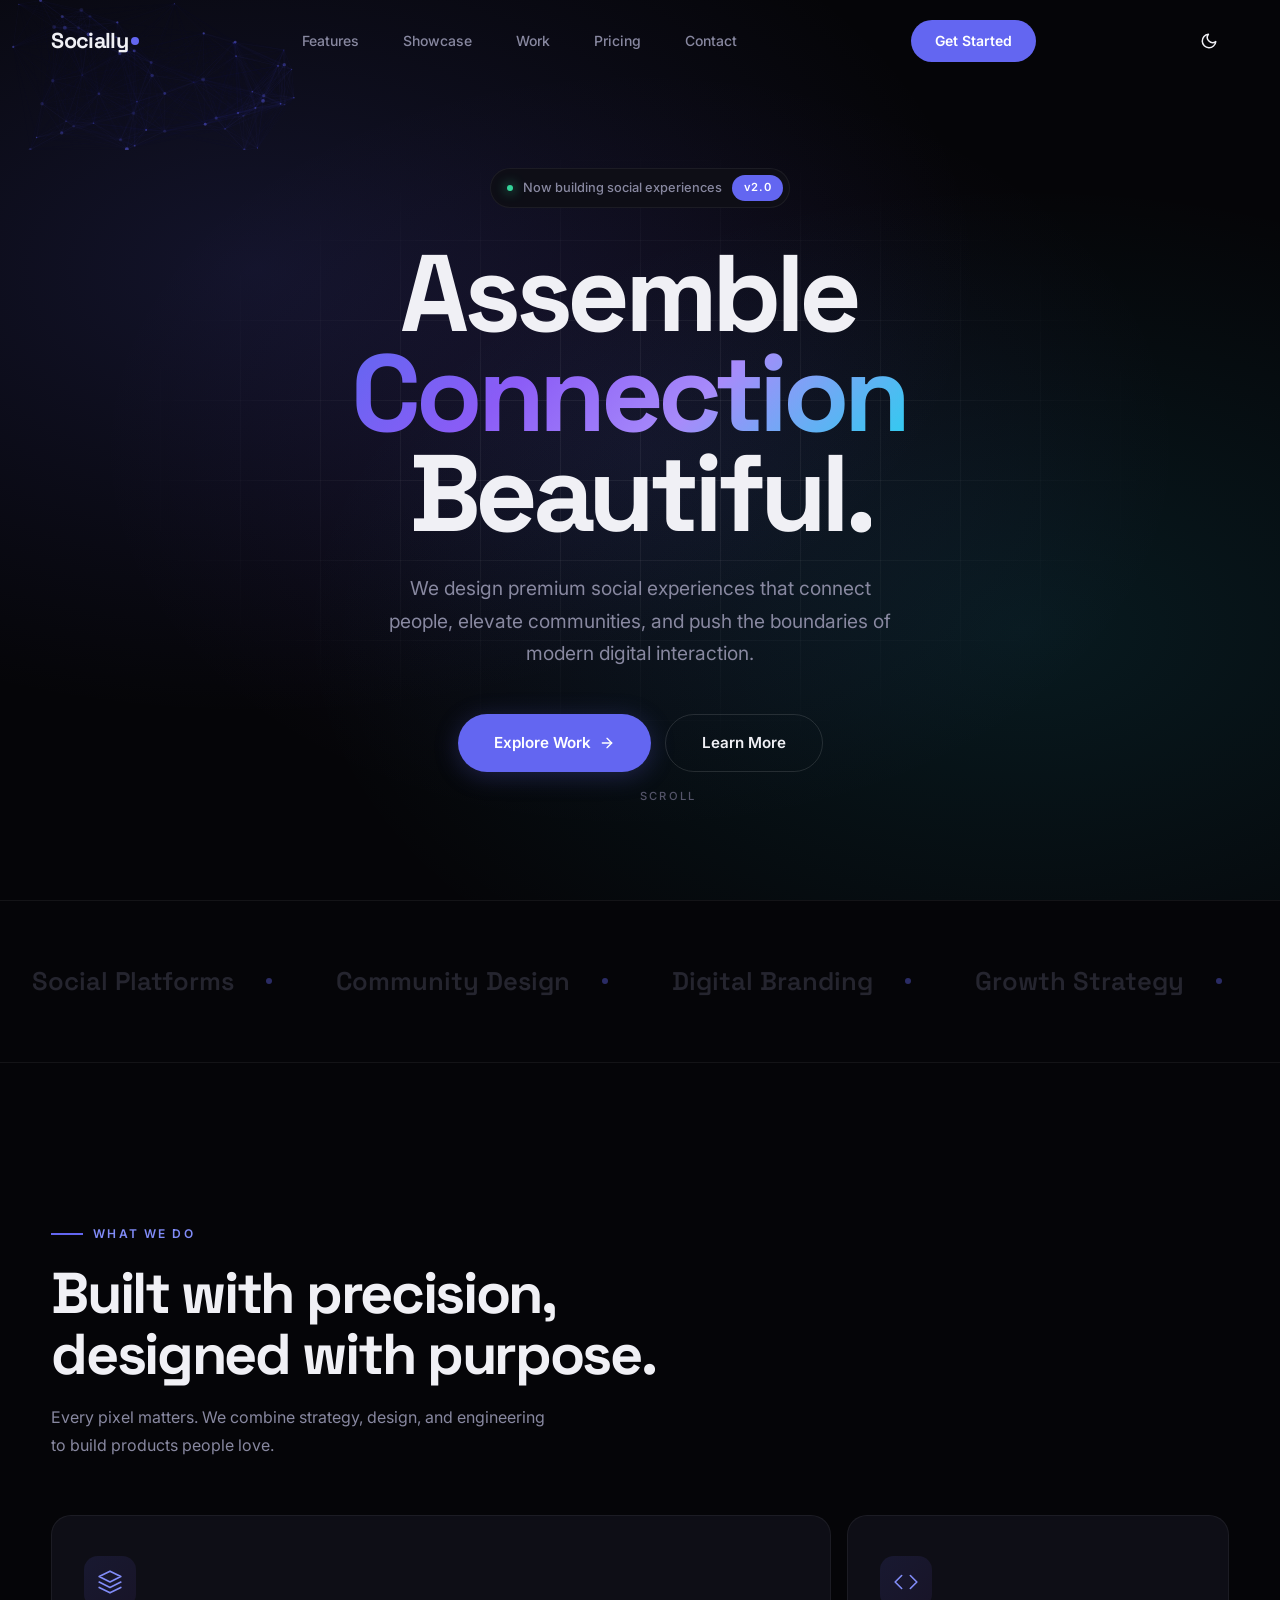
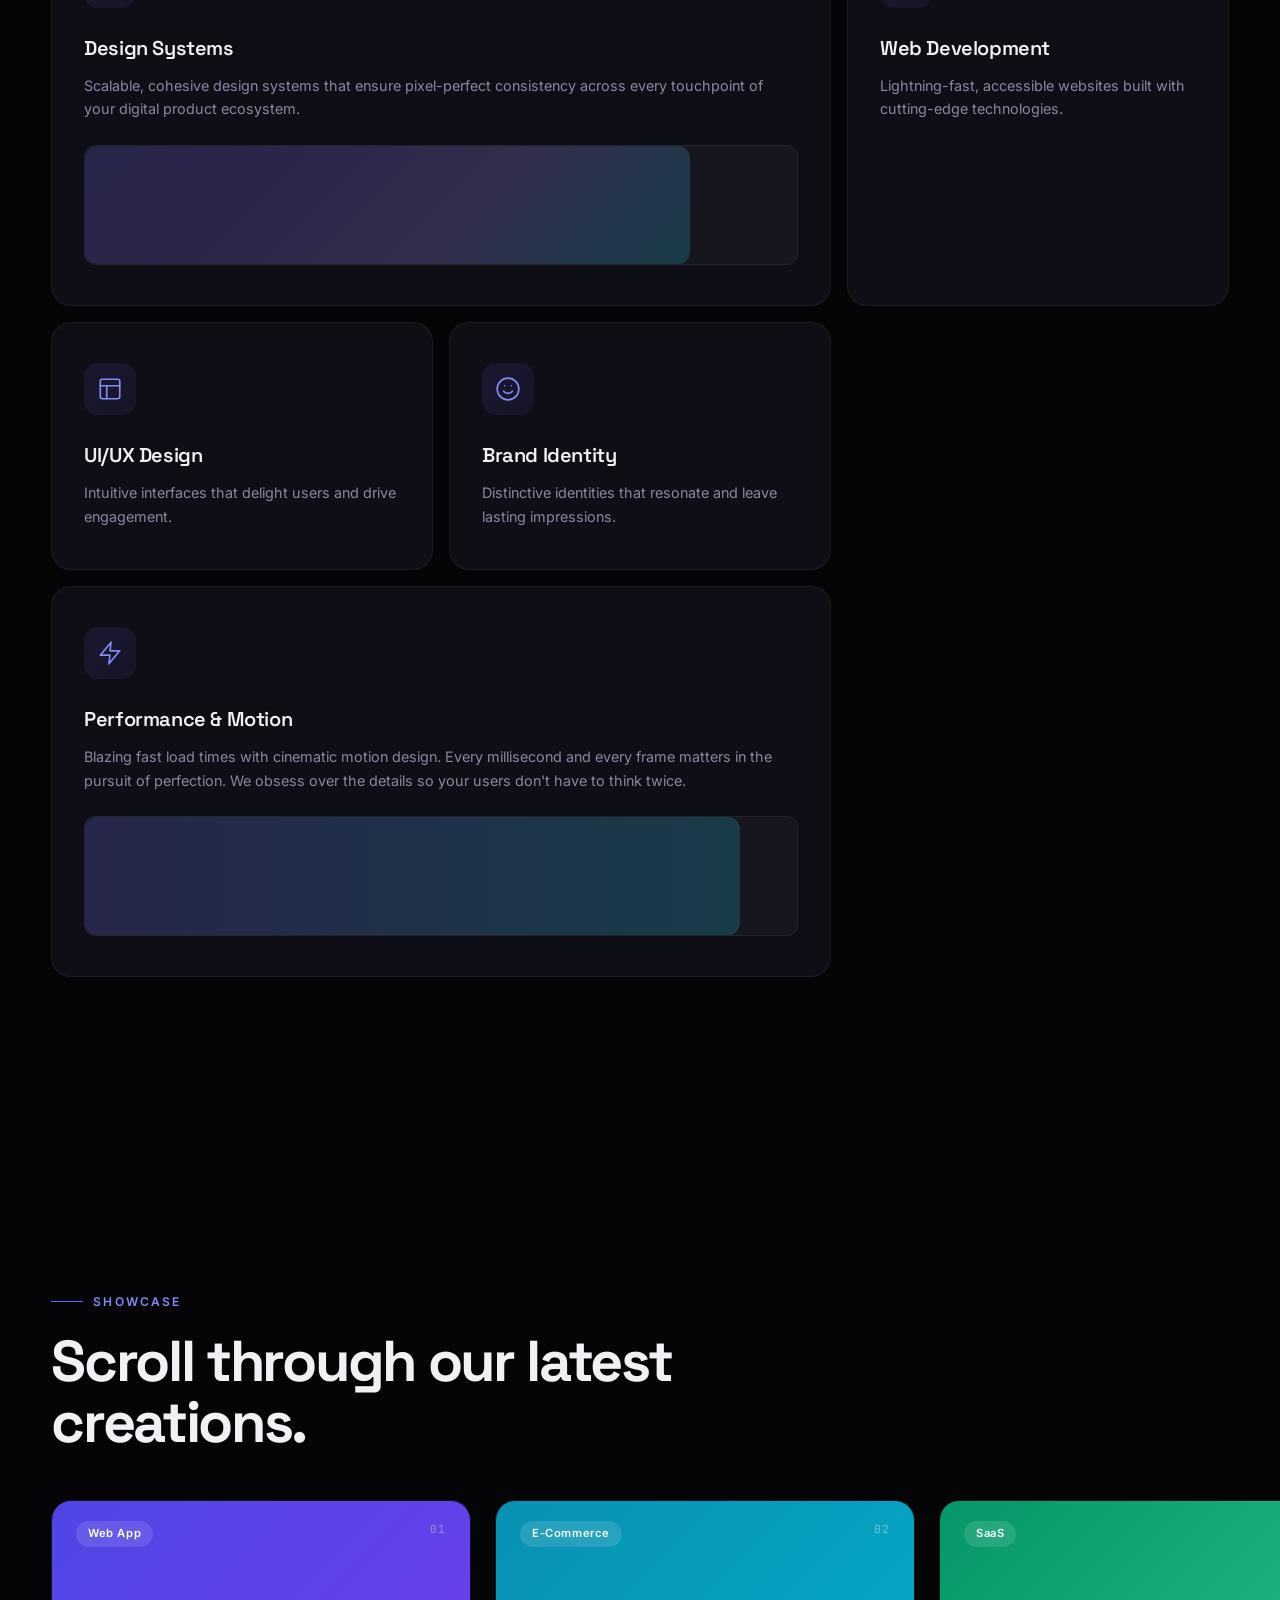
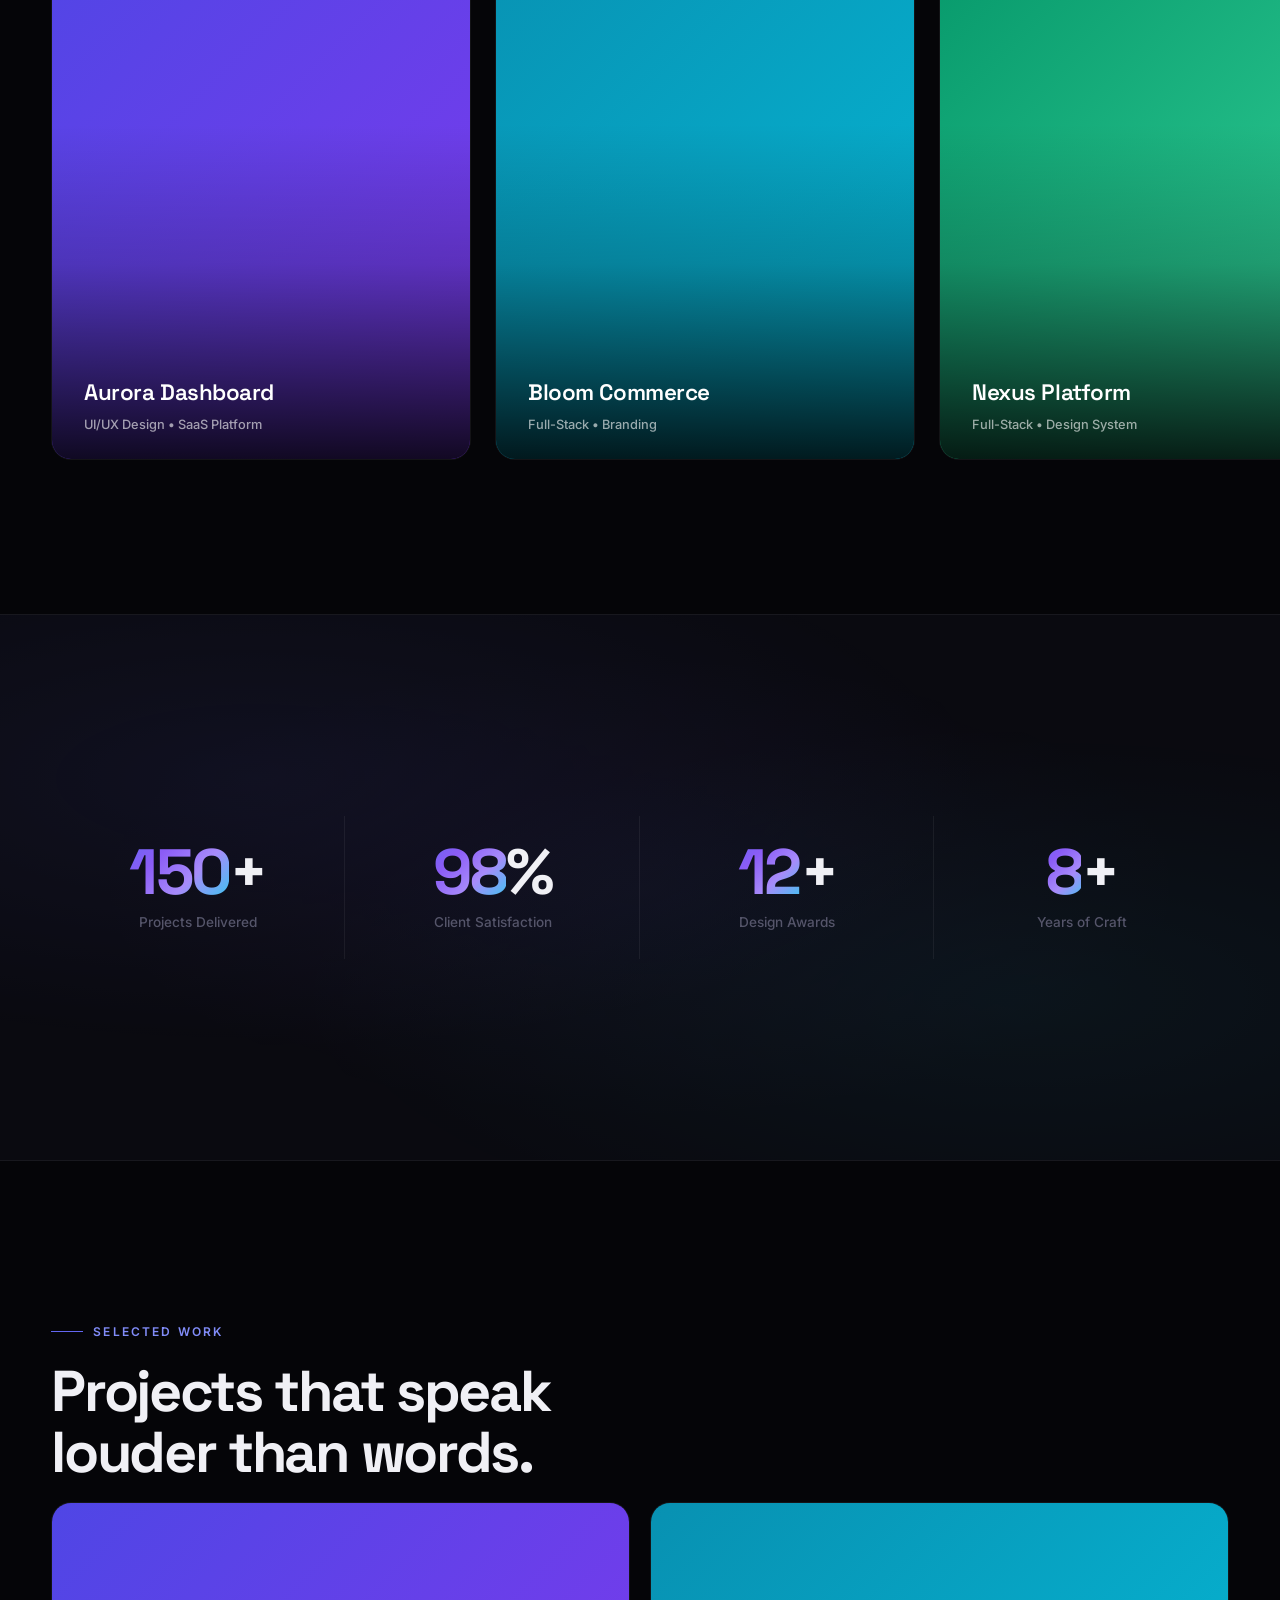
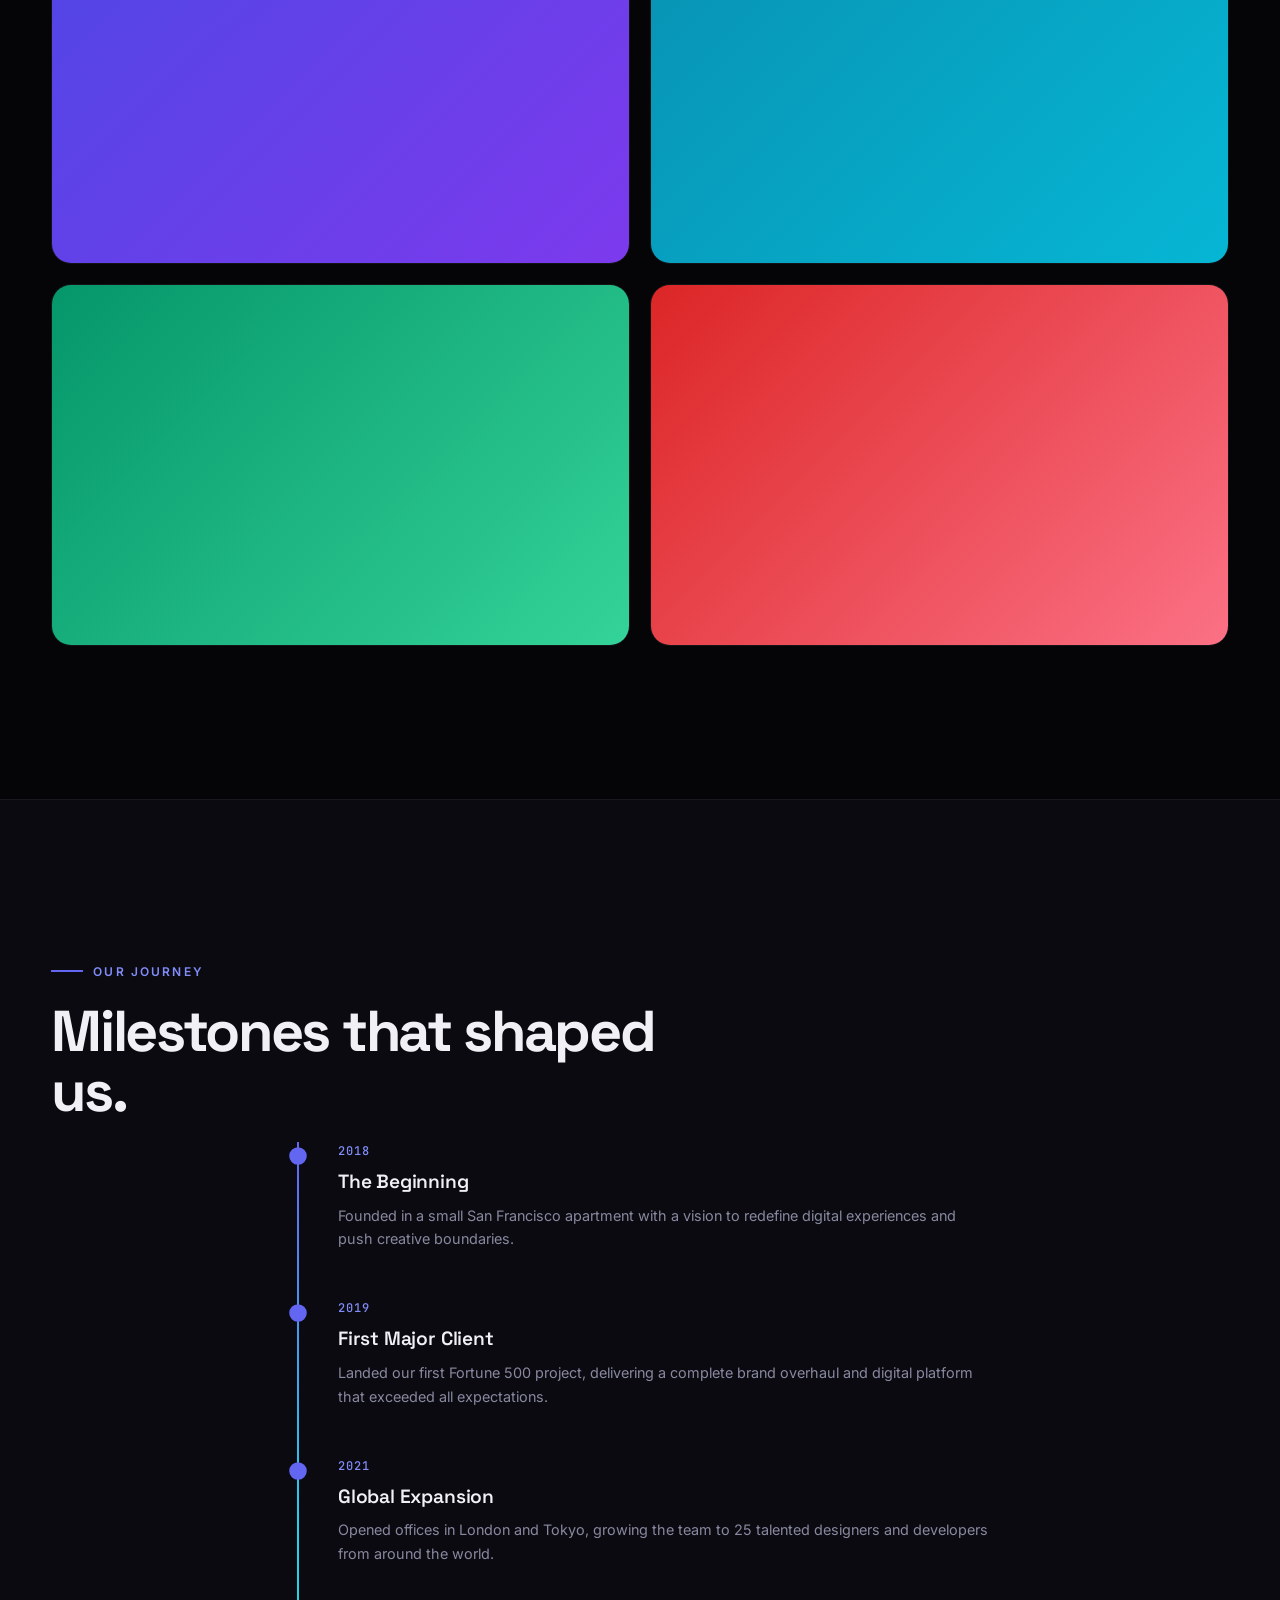
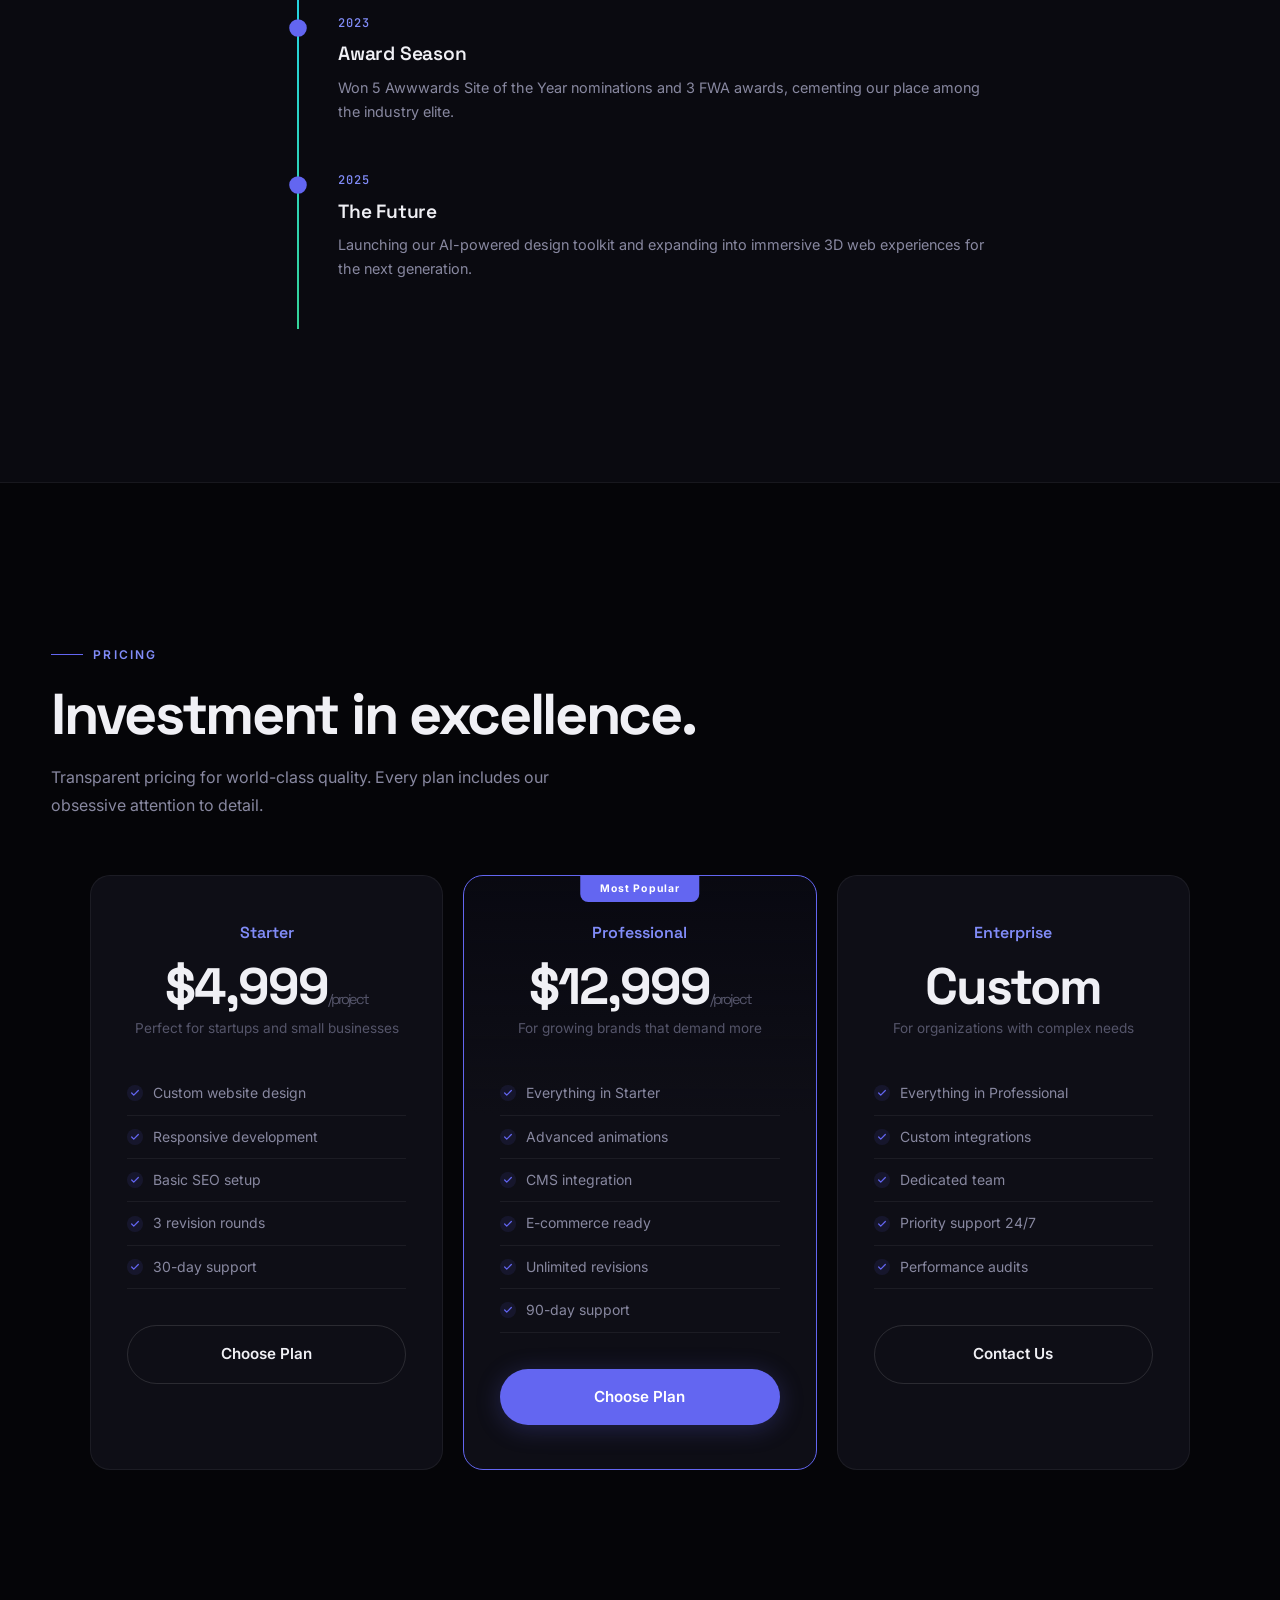
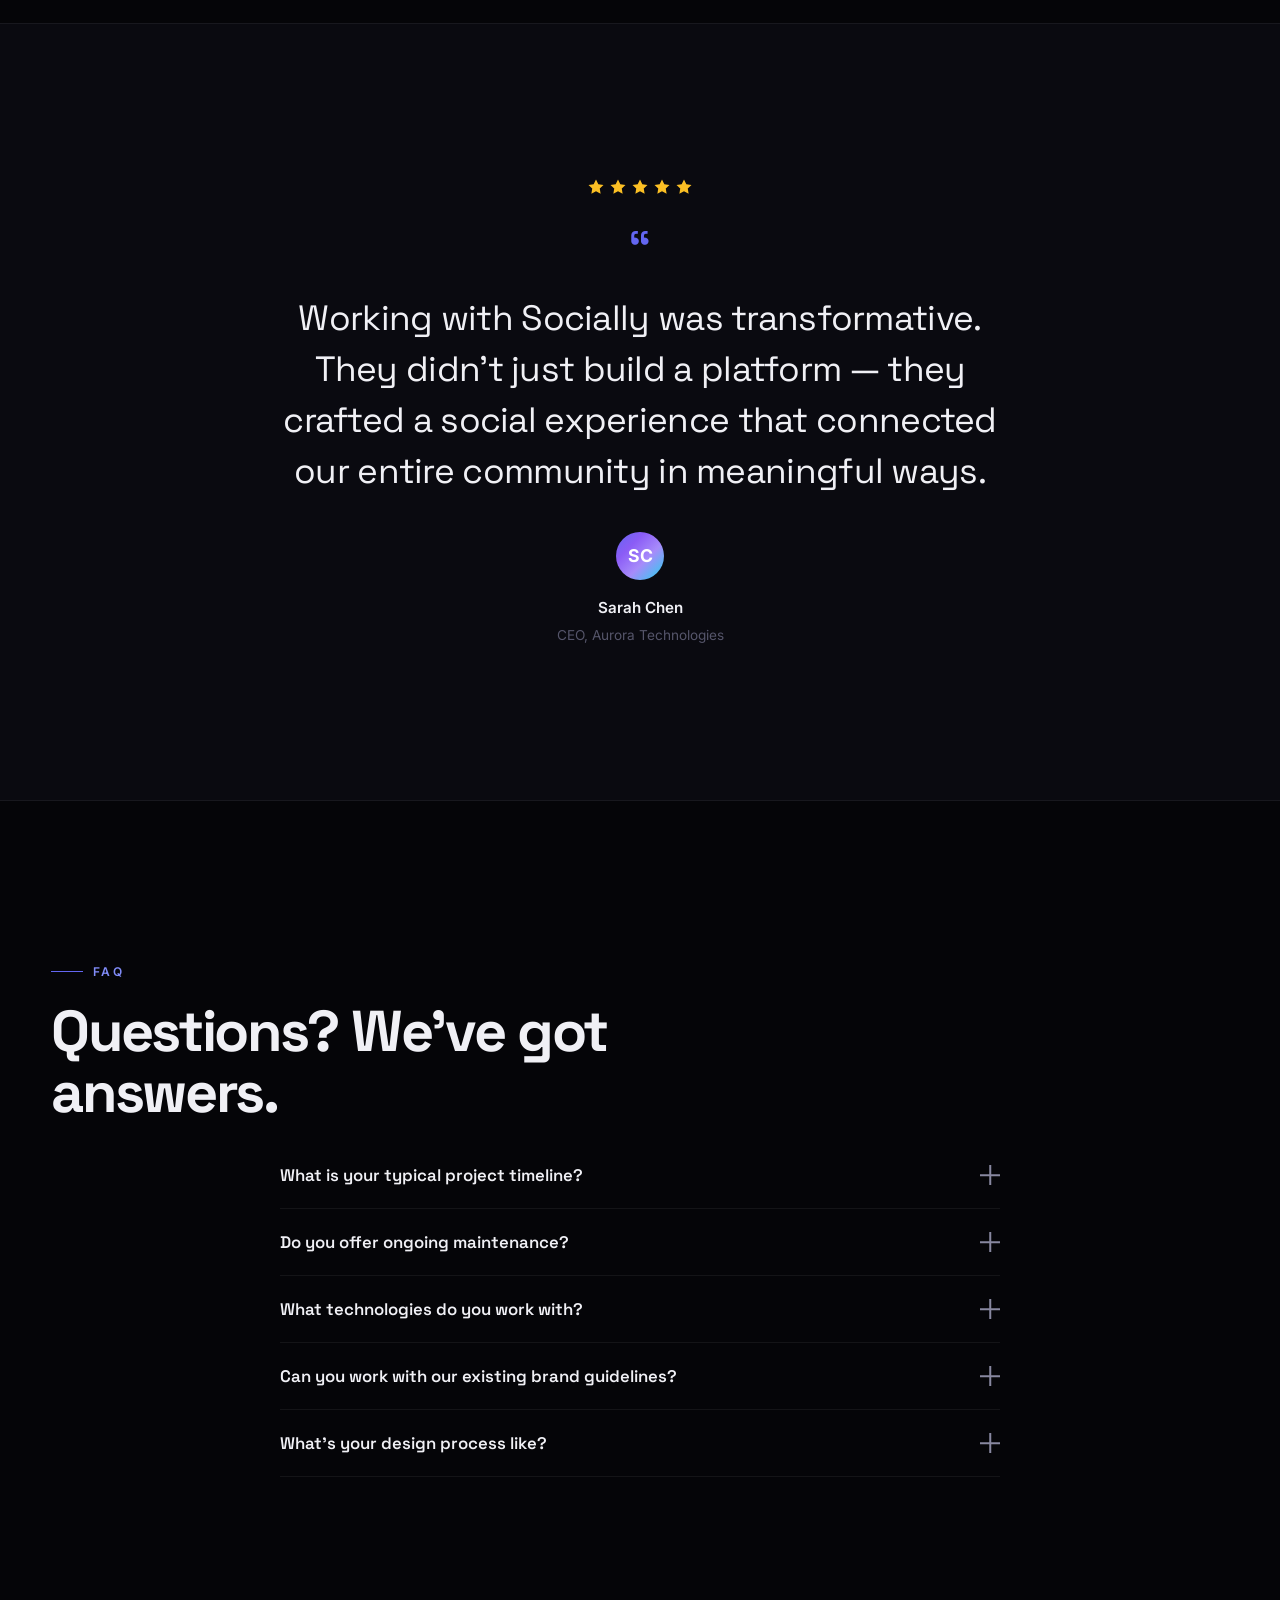
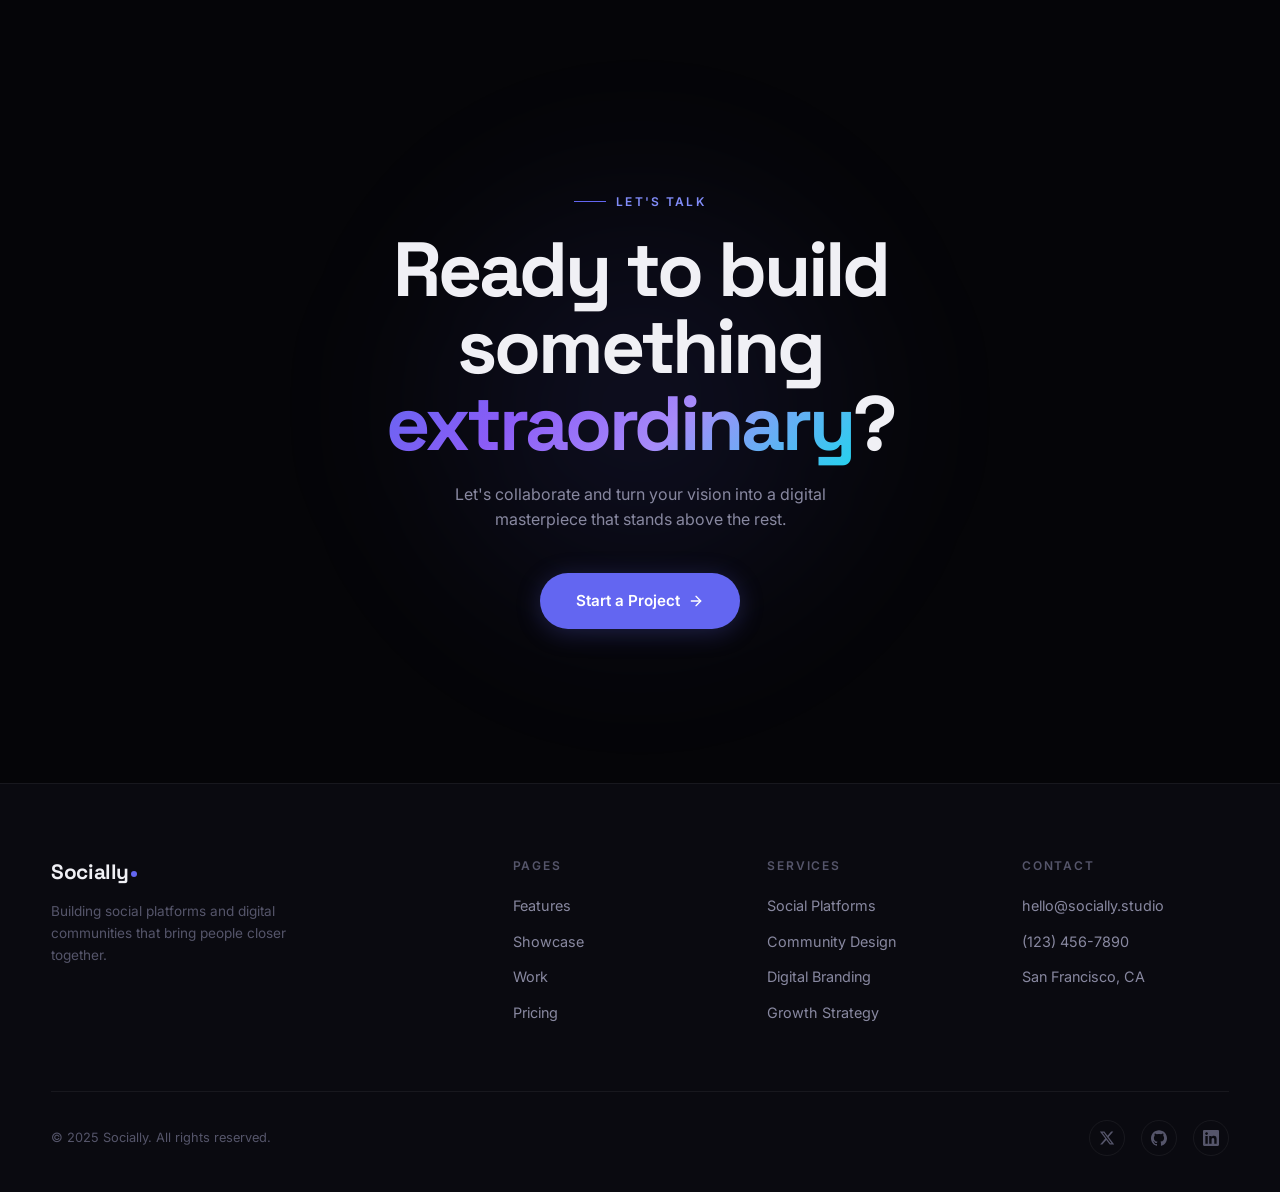
<file: index.html>
<!DOCTYPE html>
<html lang="en" data-theme="dark">
<head>
<meta charset="UTF-8">
<meta name="viewport" content="width=device-width, initial-scale=1.0">
<title>Socially — Connect Something Beautiful</title>
<link rel="preconnect" href="https://fonts.googleapis.com">
<link rel="preconnect" href="https://fonts.gstatic.com" crossorigin>
<link href="https://fonts.googleapis.com/css2?family=Inter:wght@300;400;500;600;700;800;900&family=Space+Grotesk:wght@300;400;500;600;700&family=JetBrains+Mono:wght@400;500&display=swap" rel="stylesheet">
<style>
/* ═══════════════════ DESIGN TOKENS ═══════════════════ */
:root {
  --bg: #050508;
  --bg-elevated: #0a0a10;
  --bg-card: #0e0e16;
  --bg-card-hover: #12121c;
  --surface: #16161f;
  --border: rgba(255,255,255,.06);
  --border-hover: rgba(255,255,255,.12);
  --text: #f0f0f5;
  --text-secondary: #8888a0;
  --text-muted: #55556a;
  --accent: #6366f1;
  --accent-light: #818cf8;
  --accent-glow: rgba(99,102,241,.25);
  --cyan: #22d3ee;
  --emerald: #34d399;
  --rose: #fb7185;
  --amber: #fbbf24;
  --gradient-primary: linear-gradient(135deg, #6366f1 0%, #8b5cf6 30%, #a78bfa 60%, #22d3ee 100%);
  --gradient-mesh: radial-gradient(at 20% 30%, rgba(99,102,241,.15) 0%, transparent 50%), radial-gradient(at 80% 70%, rgba(34,211,238,.1) 0%, transparent 50%), radial-gradient(at 50% 50%, rgba(139,92,246,.08) 0%, transparent 60%);
  --font-display: 'Space Grotesk', system-ui, sans-serif;
  --font-body: 'Inter', system-ui, sans-serif;
  --font-mono: 'JetBrains Mono', monospace;
  --ease-out: cubic-bezier(.16,1,.3,1);
  --ease-spring: cubic-bezier(.34,1.56,.64,1);
  --ease-smooth: cubic-bezier(.25,.1,.25,1);
  --radius: 20px;
  --radius-sm: 12px;
  --radius-full: 9999px;
}
[data-theme="light"] {
  --bg: #fafafe;
  --bg-elevated: #f4f4f8;
  --bg-card: #ffffff;
  --bg-card-hover: #f8f8fc;
  --surface: #eeeef2;
  --border: rgba(0,0,0,.06);
  --border-hover: rgba(0,0,0,.12);
  --text: #0f0f1a;
  --text-secondary: #555570;
  --text-muted: #8888a0;
  --accent-glow: rgba(99,102,241,.12);
}

/* ═══════════════════ RESET ═══════════════════ */
*,*::before,*::after{box-sizing:border-box;margin:0;padding:0}
html{scroll-behavior:auto;-webkit-text-size-adjust:100%}
body{font-family:var(--font-body);font-size:16px;line-height:1.6;color:var(--text);background:var(--bg);-webkit-font-smoothing:antialiased;-moz-osx-font-smoothing:grayscale;overflow-x:hidden;transition:background .8s var(--ease-smooth),color .5s}
a{color:inherit;text-decoration:none}
img{max-width:100%;display:block}
button{font-family:inherit;cursor:pointer;border:none;background:none;color:inherit}
::selection{background:var(--accent);color:#fff}
::-webkit-scrollbar{width:6px}
::-webkit-scrollbar-track{background:transparent}
::-webkit-scrollbar-thumb{background:var(--border-hover);border-radius:3px}
::-webkit-scrollbar-thumb:hover{background:var(--text-muted)}

/* ═══════════════════ CURSOR ═══════════════════ */
.cursor-dot,.cursor-ring{position:fixed;top:0;left:0;pointer-events:none;z-index:99999;mix-blend-mode:difference;will-change:transform}
.cursor-dot{width:6px;height:6px;background:#fff;border-radius:50%;transition:width .25s,height .25s,opacity .25s}
.cursor-ring{width:36px;height:36px;border:1.5px solid rgba(255,255,255,.5);border-radius:50%;transition:width .4s var(--ease-out),height .4s var(--ease-out),border-color .3s,opacity .3s}
.cursor-dot.hover{width:0;height:0;opacity:0}
.cursor-ring.hover{width:64px;height:64px;border-color:var(--accent-light)}
@media(max-width:1024px){.cursor-dot,.cursor-ring{display:none}}

/* ═══════════════════ LOADER ═══════════════════ */
.loader{position:fixed;inset:0;background:var(--bg);z-index:10000;display:flex;flex-direction:column;align-items:center;justify-content:center;gap:40px;transition:opacity 1s var(--ease-out),visibility 1s}
.loader.done{opacity:0;visibility:hidden;pointer-events:none}
.loader-brand{font-family:var(--font-display);font-size:clamp(2.5rem,6vw,4.5rem);font-weight:700;letter-spacing:-.04em;overflow:hidden}
.loader-brand span{display:inline-block;opacity:0;transform:translateY(100%);animation:charReveal .6s var(--ease-out) forwards}
@keyframes charReveal{to{opacity:1;transform:translateY(0)}}
.loader-bar-wrap{width:280px;display:flex;flex-direction:column;align-items:center;gap:16px}
.loader-bar{width:100%;height:2px;background:var(--border);border-radius:2px;overflow:hidden}
.loader-bar-fill{height:100%;width:0;background:var(--gradient-primary);border-radius:2px;transition:width .15s}
.loader-count{font-family:var(--font-mono);font-size:.8rem;color:var(--text-muted);letter-spacing:.1em}

/* ═══════════════════ SCROLL PROGRESS ═══════════════════ */
.scroll-progress{position:fixed;top:0;left:0;height:2px;background:var(--gradient-primary);z-index:9999;transform-origin:left;transform:scaleX(0);width:100%;will-change:transform}

/* ═══════════════════ NAVIGATION ═══════════════════ */
.nav{position:fixed;top:0;left:0;right:0;z-index:1000;padding:20px clamp(20px,4vw,60px);display:flex;align-items:center;justify-content:space-between;transition:all .5s var(--ease-out)}
.nav.scrolled{padding:14px clamp(20px,4vw,60px);background:rgba(5,5,8,.85);backdrop-filter:blur(20px) saturate(180%);-webkit-backdrop-filter:blur(20px) saturate(180%);border-bottom:1px solid var(--border)}
[data-theme="light"] .nav.scrolled{background:rgba(250,250,254,.88)}
.nav-logo{font-family:var(--font-display);font-size:1.35rem;font-weight:700;letter-spacing:-.03em;display:flex;align-items:center;gap:2px}
.nav-logo .dot{width:8px;height:8px;border-radius:50%;background:var(--accent);display:inline-block;margin-left:1px;animation:logoPulse 3s ease-in-out infinite}
@keyframes logoPulse{0%,100%{transform:scale(1);opacity:1}50%{transform:scale(1.4);opacity:.6}}
.nav-menu{display:flex;align-items:center;gap:8px}
.nav-link{font-size:.875rem;font-weight:500;padding:8px 18px;border-radius:var(--radius-full);color:var(--text-secondary);transition:color .3s,background .3s;position:relative}
.nav-link:hover{color:var(--text);background:rgba(255,255,255,.05)}
[data-theme="light"] .nav-link:hover{background:rgba(0,0,0,.04)}
.nav-link.active{color:var(--text)}
.nav-cta{font-size:.875rem;font-weight:600;padding:10px 24px;border-radius:var(--radius-full);background:var(--accent);color:#fff;transition:transform .4s var(--ease-out),box-shadow .4s;margin-left:12px}
.nav-cta:hover{transform:translateY(-2px);box-shadow:0 8px 30px var(--accent-glow)}
.nav-theme{width:40px;height:40px;border-radius:50%;display:flex;align-items:center;justify-content:center;transition:background .3s,transform .3s var(--ease-spring);margin-left:8px}
.nav-theme:hover{background:rgba(255,255,255,.06);transform:scale(1.1)}
[data-theme="light"] .nav-theme:hover{background:rgba(0,0,0,.05)}
.nav-theme svg{width:18px;height:18px;transition:transform .6s var(--ease-out)}
.nav-theme:hover svg{transform:rotate(180deg)}

/* MOBILE NAV */
.nav-burger{display:none;flex-direction:column;gap:5px;padding:8px;z-index:1002}
.nav-burger span{display:block;width:22px;height:1.5px;background:var(--text);transition:transform .4s var(--ease-out),opacity .3s}
.nav-burger.open span:nth-child(1){transform:rotate(45deg) translate(4.5px,4.5px)}
.nav-burger.open span:nth-child(2){opacity:0}
.nav-burger.open span:nth-child(3){transform:rotate(-45deg) translate(4.5px,-4.5px)}
.mobile-menu{position:fixed;inset:0;background:var(--bg);z-index:1001;display:flex;flex-direction:column;align-items:center;justify-content:center;gap:8px;opacity:0;visibility:hidden;transition:opacity .5s,visibility .5s}
.mobile-menu.open{opacity:1;visibility:visible}
.mobile-menu a{font-family:var(--font-display);font-size:clamp(1.8rem,5vw,2.5rem);font-weight:600;padding:12px 24px;color:var(--text-secondary);transition:color .3s;letter-spacing:-.02em}
.mobile-menu a:hover{color:var(--text)}
@media(max-width:900px){
  .nav-menu,.nav-cta,.nav-theme{display:none}
  .nav-burger{display:flex}
}

/* ═══════════════════ HERO ═══════════════════ */
.hero{min-height:100dvh;display:flex;align-items:center;justify-content:center;position:relative;overflow:hidden;padding:120px clamp(20px,4vw,60px) 80px}
.hero-mesh{position:absolute;inset:0;background:var(--gradient-mesh);animation:meshShift 20s ease-in-out infinite alternate;z-index:0}
@keyframes meshShift{0%{background:radial-gradient(at 20% 30%,rgba(99,102,241,.18) 0%,transparent 50%),radial-gradient(at 80% 70%,rgba(34,211,238,.12) 0%,transparent 50%),radial-gradient(at 50% 50%,rgba(139,92,246,.1) 0%,transparent 60%)}100%{background:radial-gradient(at 70% 20%,rgba(99,102,241,.15) 0%,transparent 50%),radial-gradient(at 30% 80%,rgba(34,211,238,.12) 0%,transparent 50%),radial-gradient(at 60% 40%,rgba(251,113,133,.08) 0%,transparent 60%)}}
.hero-grid-pattern{position:absolute;inset:0;background-image:linear-gradient(var(--border) 1px,transparent 1px),linear-gradient(90deg,var(--border) 1px,transparent 1px);background-size:80px 80px;mask-image:radial-gradient(ellipse 60% 50% at 50% 50%,#000 20%,transparent 70%);-webkit-mask-image:radial-gradient(ellipse 60% 50% at 50% 50%,#000 20%,transparent 70%);z-index:0}
#heroCanvas{position:absolute;inset:0;z-index:1;pointer-events:none}
.hero-content{position:relative;z-index:2;max-width:900px;text-align:center}
.hero-pill{display:inline-flex;align-items:center;gap:10px;padding:6px 6px 6px 16px;border-radius:var(--radius-full);background:var(--bg-card);border:1px solid var(--border);font-size:.8rem;font-weight:500;color:var(--text-secondary);margin-bottom:36px;opacity:0;transform:translateY(24px);animation:heroFadeUp .8s var(--ease-out) 2.4s forwards}
.hero-pill-dot{width:6px;height:6px;border-radius:50%;background:var(--emerald);box-shadow:0 0 12px var(--emerald);animation:dotPulse 2s ease-in-out infinite}
@keyframes dotPulse{0%,100%{opacity:1;transform:scale(1)}50%{opacity:.5;transform:scale(.8)}}
.hero-pill-tag{padding:4px 12px;border-radius:var(--radius-full);background:var(--accent);color:#fff;font-size:.7rem;font-weight:600;letter-spacing:.05em}
@keyframes heroFadeUp{to{opacity:1;transform:translateY(0)}}
.hero-title{font-family:var(--font-display);font-size:clamp(3rem,8.5vw,7.5rem);font-weight:700;line-height:.92;letter-spacing:-.05em;margin-bottom:28px}
.hero-title .word{display:inline-block;overflow:hidden;vertical-align:bottom}
.hero-title .word-inner{display:inline-block;opacity:0;transform:translateY(110%);animation:wordSlideUp .9s var(--ease-out) forwards}
.hero-title .word:nth-child(1) .word-inner{animation-delay:2.5s}
.hero-title .word:nth-child(2) .word-inner{animation-delay:2.65s}
.hero-title .word:nth-child(3) .word-inner{animation-delay:2.8s}
@keyframes wordSlideUp{to{opacity:1;transform:translateY(0)}}
.hero-gradient{background:var(--gradient-primary);-webkit-background-clip:text;-webkit-text-fill-color:transparent;background-clip:text}
.hero-sub{font-size:clamp(1rem,1.6vw,1.2rem);color:var(--text-secondary);max-width:520px;margin:0 auto 44px;line-height:1.7;opacity:0;transform:translateY(24px);animation:heroFadeUp .8s var(--ease-out) 3s forwards}
.hero-btns{display:flex;gap:14px;justify-content:center;flex-wrap:wrap;opacity:0;transform:translateY(24px);animation:heroFadeUp .8s var(--ease-out) 3.15s forwards}
.btn{display:inline-flex;align-items:center;gap:8px;padding:16px 36px;border-radius:var(--radius-full);font-size:.95rem;font-weight:600;transition:all .4s var(--ease-out);position:relative;overflow:hidden}
.btn-fill{background:var(--accent);color:#fff;box-shadow:0 4px 24px var(--accent-glow)}
.btn-fill::before{content:'';position:absolute;inset:0;background:linear-gradient(135deg,transparent 40%,rgba(255,255,255,.15) 50%,transparent 60%);transform:translateX(-100%);transition:transform .6s var(--ease-out)}
.btn-fill:hover::before{transform:translateX(100%)}
.btn-fill:hover{transform:translateY(-3px);box-shadow:0 12px 40px var(--accent-glow)}
.btn-ghost{color:var(--text);border:1.5px solid var(--border-hover)}
.btn-ghost:hover{transform:translateY(-3px);border-color:var(--accent);background:rgba(99,102,241,.04)}
.btn svg{width:16px;height:16px;transition:transform .3s}
.btn:hover svg{transform:translateX(3px)}
.hero-scroll{position:absolute;bottom:36px;left:50%;transform:translateX(-50%);display:flex;flex-direction:column;align-items:center;gap:10px;opacity:0;animation:heroFadeUp .8s var(--ease-out) 3.5s forwards;z-index:2}
.hero-scroll-text{font-size:.7rem;letter-spacing:.2em;text-transform:uppercase;color:var(--text-muted);font-weight:500}
.hero-scroll-line{width:1px;height:48px;position:relative;overflow:hidden}
.hero-scroll-line::after{content:'';position:absolute;top:-100%;left:0;width:100%;height:100%;background:linear-gradient(to bottom,transparent,var(--accent),transparent);animation:scrollDrop 2s ease-in-out infinite}
@keyframes scrollDrop{0%{top:-100%}100%{top:100%}}

/* ═══════════════════ REVEAL ═══════════════════ */
.reveal{opacity:0;transform:translateY(40px);transition:opacity .8s var(--ease-out),transform .8s var(--ease-out)}
.reveal.vis{opacity:1;transform:translateY(0)}
.reveal-d1{transition-delay:.08s}.reveal-d2{transition-delay:.16s}.reveal-d3{transition-delay:.24s}.reveal-d4{transition-delay:.32s}.reveal-d5{transition-delay:.4s}.reveal-d6{transition-delay:.48s}

/* ═══════════════════ MARQUEE ═══════════════════ */
.marquee{padding:60px 0;overflow:hidden;border-top:1px solid var(--border);border-bottom:1px solid var(--border)}
.marquee-track{display:flex;gap:0;animation:marqueeScroll 40s linear infinite;width:max-content}
.marquee-item{font-family:var(--font-display);font-size:clamp(1.1rem,2vw,1.6rem);font-weight:600;color:var(--text-muted);white-space:nowrap;padding:0 32px;display:flex;align-items:center;gap:32px;opacity:.4;transition:opacity .3s}
.marquee-item:hover{opacity:1}
.marquee-item::after{content:'';width:6px;height:6px;background:var(--accent);border-radius:50%;flex-shrink:0}
@keyframes marqueeScroll{0%{transform:translateX(0)}100%{transform:translateX(-50%)}}

/* ═══════════════════ SECTIONS ═══════════════════ */
.sec{padding:clamp(80px,12vw,160px) clamp(20px,4vw,60px)}
.sec-label{display:inline-flex;align-items:center;gap:10px;font-size:.75rem;font-weight:600;letter-spacing:.18em;text-transform:uppercase;color:var(--accent-light);margin-bottom:20px}
.sec-label::before{content:'';width:32px;height:1.5px;background:var(--accent)}
.sec-title{font-family:var(--font-display);font-size:clamp(2rem,4.5vw,3.8rem);font-weight:700;line-height:1.05;letter-spacing:-.04em;max-width:650px;margin-bottom:20px}
.sec-desc{color:var(--text-secondary);max-width:500px;font-size:1rem;line-height:1.7;margin-bottom:56px}

/* ═══════════════════ BENTO FEATURES ═══════════════════ */
.bento{display:grid;grid-template-columns:repeat(3,1fr);grid-template-rows:auto auto;gap:16px;max-width:1200px;margin:0 auto}
.bento-card{padding:40px 32px;border-radius:var(--radius);background:var(--bg-card);border:1px solid var(--border);transition:transform .5s var(--ease-out),border-color .4s,box-shadow .5s;position:relative;overflow:hidden}
.bento-card:hover{transform:translateY(-4px);border-color:var(--border-hover);box-shadow:0 20px 60px rgba(0,0,0,.15)}
.bento-card::before{content:'';position:absolute;top:0;left:0;right:0;height:1px;background:var(--gradient-primary);transform:scaleX(0);transform-origin:left;transition:transform .6s var(--ease-out)}
.bento-card:hover::before{transform:scaleX(1)}
.bento-card.span-2{grid-column:span 2}
.bento-card.span-row{grid-row:span 2}
@media(max-width:768px){.bento{grid-template-columns:1fr}.bento-card.span-2{grid-column:span 1}}
.bento-icon{width:52px;height:52px;border-radius:14px;background:linear-gradient(135deg,rgba(99,102,241,.12),rgba(139,92,246,.08));display:flex;align-items:center;justify-content:center;margin-bottom:24px;position:relative}
.bento-icon::after{content:'';position:absolute;inset:0;border-radius:14px;background:var(--gradient-primary);opacity:0;transition:opacity .4s;filter:blur(12px)}
.bento-card:hover .bento-icon::after{opacity:.3}
.bento-icon svg{position:relative;z-index:1}
.bento-card h3{font-family:var(--font-display);font-size:1.25rem;font-weight:600;letter-spacing:-.02em;margin-bottom:10px}
.bento-card p{color:var(--text-secondary);font-size:.9rem;line-height:1.65}
.bento-visual{margin-top:24px;height:120px;border-radius:var(--radius-sm);background:var(--surface);border:1px solid var(--border);overflow:hidden;position:relative}
.bento-visual-bar{height:100%;width:0;border-radius:var(--radius-sm);transition:width 1.5s var(--ease-out)}
.bento-card:hover .bento-visual-bar,.bento-card.vis .bento-visual-bar{width:var(--bar-w,70%)}

/* ═══════════════════ STATS ═══════════════════ */
.stats{background:var(--bg-elevated);border-top:1px solid var(--border);border-bottom:1px solid var(--border);position:relative;overflow:hidden}
.stats::before{content:'';position:absolute;inset:0;background:var(--gradient-mesh);opacity:.5}
.stats-grid{display:grid;grid-template-columns:repeat(4,1fr);gap:1px;max-width:1200px;margin:0 auto;position:relative;z-index:1}
@media(max-width:768px){.stats-grid{grid-template-columns:repeat(2,1fr)}}
.stat{padding:clamp(40px,6vw,72px) 32px;text-align:center;position:relative}
.stat::after{content:'';position:absolute;right:0;top:20%;bottom:20%;width:1px;background:var(--border)}
.stat:last-child::after{display:none}
@media(max-width:768px){.stat:nth-child(2n)::after{display:none}}
.stat-num{font-family:var(--font-display);font-size:clamp(2.5rem,5vw,4.5rem);font-weight:700;line-height:1;letter-spacing:-.04em;margin-bottom:8px}
.stat-num .num-gradient{background:var(--gradient-primary);-webkit-background-clip:text;-webkit-text-fill-color:transparent;background-clip:text}
.stat-label{font-size:.85rem;color:var(--text-muted);font-weight:500}

/* ═══════════════════ SHOWCASE HORIZONTAL SCROLL ═══════════════════ */
.showcase-track{display:flex;gap:24px;padding:0 clamp(20px,4vw,60px);overflow-x:auto;scroll-snap-type:x mandatory;-webkit-overflow-scrolling:touch;scrollbar-width:none}
.showcase-track::-webkit-scrollbar{display:none}
.showcase-card{flex:0 0 clamp(300px,35vw,420px);scroll-snap-align:center;border-radius:var(--radius);overflow:hidden;position:relative;aspect-ratio:3/4;cursor:pointer;border:1px solid var(--border);transition:border-color .4s}
.showcase-card:hover{border-color:var(--border-hover)}
.showcase-card-bg{position:absolute;inset:0;transition:transform .8s var(--ease-out)}
.showcase-card:hover .showcase-card-bg{transform:scale(1.06)}
.showcase-card-overlay{position:absolute;inset:0;background:linear-gradient(to top,rgba(0,0,0,.85) 0%,rgba(0,0,0,.2) 35%,transparent 60%)}
.showcase-card-body{position:absolute;bottom:0;left:0;right:0;padding:32px;color:#fff;transform:translateY(8px);transition:transform .5s var(--ease-out)}
.showcase-card:hover .showcase-card-body{transform:translateY(0)}
.showcase-card-body h3{font-family:var(--font-display);font-size:1.4rem;font-weight:600;letter-spacing:-.02em;margin-bottom:4px}
.showcase-card-body p{font-size:.8rem;color:rgba(255,255,255,.6);font-weight:500}
.showcase-card-num{position:absolute;top:20px;right:24px;font-family:var(--font-mono);font-size:.7rem;color:rgba(255,255,255,.4);letter-spacing:.1em}
.showcase-card-tag{position:absolute;top:20px;left:24px;padding:4px 12px;border-radius:var(--radius-full);background:rgba(255,255,255,.12);backdrop-filter:blur(8px);font-size:.7rem;font-weight:600;color:#fff;letter-spacing:.05em}
.sg1{background:linear-gradient(135deg,#4f46e5,#7c3aed)}.sg2{background:linear-gradient(135deg,#0891b2,#06b6d4)}.sg3{background:linear-gradient(135deg,#059669,#34d399)}.sg4{background:linear-gradient(135deg,#dc2626,#fb7185)}.sg5{background:linear-gradient(135deg,#d97706,#fbbf24)}.sg6{background:linear-gradient(135deg,#7c3aed,#ec4899)}

/* ═══════════════════ WORK GRID ═══════════════════ */
.work-grid{display:grid;grid-template-columns:repeat(2,1fr);gap:20px;max-width:1200px;margin:0 auto}
@media(max-width:640px){.work-grid{grid-template-columns:1fr}}
.work-card{position:relative;border-radius:var(--radius);overflow:hidden;aspect-ratio:16/10;cursor:pointer;border:1px solid var(--border);transition:border-color .4s}
.work-card:hover{border-color:var(--border-hover)}
.work-card-bg{position:absolute;inset:0;transition:transform .8s var(--ease-out)}
.work-card:hover .work-card-bg{transform:scale(1.05)}
.work-card-info{position:absolute;inset:0;background:linear-gradient(to top,rgba(0,0,0,.8) 0%,transparent 50%);opacity:0;transition:opacity .5s}
.work-card:hover .work-card-info{opacity:1}
.work-card-text{position:absolute;bottom:0;left:0;right:0;padding:28px;color:#fff;transform:translateY(16px);opacity:0;transition:all .5s var(--ease-out)}
.work-card:hover .work-card-text{transform:translateY(0);opacity:1}
.work-card-text h3{font-family:var(--font-display);font-size:1.3rem;font-weight:600;margin-bottom:2px}
.work-card-text p{font-size:.8rem;color:rgba(255,255,255,.6)}
.work-card-arrow{position:absolute;top:20px;right:20px;width:36px;height:36px;border-radius:50%;background:rgba(255,255,255,.1);backdrop-filter:blur(8px);display:flex;align-items:center;justify-content:center;opacity:0;transform:translate(-8px,8px);transition:all .4s var(--ease-out)}
.work-card:hover .work-card-arrow{opacity:1;transform:translate(0)}

/* ═══════════════════ TIMELINE ═══════════════════ */
.timeline{max-width:700px;margin:0 auto;position:relative}
.timeline::before{content:'';position:absolute;left:7px;top:0;bottom:0;width:2px;background:var(--border);transition:background 1s}
.timeline.vis::before{background:linear-gradient(to bottom,var(--accent),var(--cyan),var(--emerald))}
.tl-item{position:relative;padding:0 0 48px 48px}
.tl-item::before{content:'';position:absolute;left:0;top:6px;width:16px;height:16px;border-radius:50%;background:var(--bg);border:2.5px solid var(--border);transition:border-color .4s,background .4s,transform .4s var(--ease-spring);z-index:1}
.timeline.vis .tl-item::before{border-color:var(--accent);background:var(--accent);transform:scale(1.1)}
.tl-year{font-family:var(--font-mono);font-size:.75rem;color:var(--accent-light);font-weight:500;margin-bottom:6px;letter-spacing:.08em}
.tl-item h3{font-family:var(--font-display);font-size:1.2rem;font-weight:600;margin-bottom:6px;letter-spacing:-.01em}
.tl-item p{color:var(--text-secondary);font-size:.9rem;line-height:1.65}

/* ═══════════════════ PRICING ═══════════════════ */
.pricing-grid{display:grid;grid-template-columns:repeat(3,1fr);gap:20px;max-width:1100px;margin:0 auto}
@media(max-width:768px){.pricing-grid{grid-template-columns:1fr;max-width:420px}}
.price-card{padding:44px 36px;border-radius:var(--radius);background:var(--bg-card);border:1px solid var(--border);text-align:center;transition:transform .5s var(--ease-out),box-shadow .5s,border-color .4s;position:relative;overflow:hidden}
.price-card.featured{border-color:var(--accent);background:linear-gradient(180deg,rgba(99,102,241,.04) 0%,var(--bg-card) 40%)}
.price-card.featured::before{content:'Most Popular';position:absolute;top:0;left:50%;transform:translateX(-50%);background:var(--accent);color:#fff;font-size:.65rem;font-weight:700;letter-spacing:.1em;padding:5px 20px;border-radius:0 0 8px 8px}
.price-card:hover{transform:translateY(-6px);box-shadow:0 24px 60px rgba(0,0,0,.12)}
.price-tier{font-family:var(--font-display);font-size:1rem;font-weight:600;color:var(--accent-light);margin-bottom:16px}
.price-amount{font-family:var(--font-display);font-size:3.2rem;font-weight:700;line-height:1;letter-spacing:-.04em;margin-bottom:6px}
.price-amount span{font-size:.9rem;color:var(--text-muted);font-weight:400}
.price-desc{color:var(--text-muted);font-size:.85rem;margin-bottom:32px}
.price-features{list-style:none;text-align:left;margin-bottom:36px}
.price-features li{padding:10px 0;border-bottom:1px solid var(--border);font-size:.875rem;display:flex;align-items:center;gap:10px;color:var(--text-secondary)}
.price-features li::before{content:'';width:16px;height:16px;border-radius:50%;background:rgba(99,102,241,.1);flex-shrink:0;background-image:url("data:image/svg+xml,%3Csvg width='10' height='10' viewBox='0 0 24 24' fill='none' stroke='%236366f1' stroke-width='3' stroke-linecap='round' stroke-linejoin='round' xmlns='http://www.w3.org/2000/svg'%3E%3Cpolyline points='20 6 9 17 4 12'/%3E%3C/svg%3E");background-repeat:no-repeat;background-position:center}
.price-card .btn{width:100%;justify-content:center}

/* ═══════════════════ TESTIMONIALS ═══════════════════ */
.testimonial{background:var(--bg-elevated);border-top:1px solid var(--border);border-bottom:1px solid var(--border)}
.testi-card{max-width:760px;margin:0 auto;text-align:center}
.testi-stars{display:flex;justify-content:center;gap:4px;margin-bottom:28px;color:var(--amber)}
.testi-quote{font-family:var(--font-display);font-size:clamp(1.3rem,2.8vw,2.2rem);font-weight:400;line-height:1.45;letter-spacing:-.02em;margin-bottom:36px;color:var(--text)}
.testi-quote::before{content:'\201C';display:block;font-size:3.5rem;color:var(--accent);line-height:1;margin-bottom:12px;font-style:normal}
.testi-author{font-weight:600;font-size:.95rem}
.testi-role{color:var(--text-muted);font-size:.85rem;margin-top:4px}
.testi-avatar{width:48px;height:48px;border-radius:50%;background:var(--gradient-primary);margin:0 auto 16px;display:flex;align-items:center;justify-content:center;font-weight:700;font-size:1.1rem;color:#fff}

/* ═══════════════════ FAQ ═══════════════════ */
.faq{max-width:720px;margin:0 auto}
.faq-item{border-bottom:1px solid var(--border)}
.faq-q{width:100%;padding:22px 0;display:flex;justify-content:space-between;align-items:center;font-family:var(--font-display);font-size:1.05rem;font-weight:600;text-align:left;transition:color .3s;gap:16px}
.faq-q:hover{color:var(--accent-light)}
.faq-q-icon{width:20px;height:20px;position:relative;flex-shrink:0}
.faq-q-icon::before,.faq-q-icon::after{content:'';position:absolute;background:var(--text-secondary);transition:transform .4s var(--ease-out)}
.faq-q-icon::before{width:100%;height:1.5px;top:50%;left:0;transform:translateY(-50%)}
.faq-q-icon::after{width:1.5px;height:100%;left:50%;top:0;transform:translateX(-50%)}
.faq-item.open .faq-q-icon::after{transform:translateX(-50%) rotate(90deg)}
.faq-a{max-height:0;overflow:hidden;transition:max-height .5s var(--ease-out)}
.faq-a-inner{padding:0 0 22px;color:var(--text-secondary);font-size:.9rem;line-height:1.7}

/* ═══════════════════ CTA ═══════════════════ */
.cta{text-align:center;position:relative;overflow:hidden}
.cta-glow{position:absolute;top:50%;left:50%;transform:translate(-50%,-50%);width:600px;height:600px;border-radius:50%;background:radial-gradient(circle,rgba(99,102,241,.12) 0%,transparent 70%);filter:blur(60px);pointer-events:none}
.cta-title{font-family:var(--font-display);font-size:clamp(2.5rem,6vw,5rem);font-weight:700;line-height:1;letter-spacing:-.04em;max-width:680px;margin:0 auto 20px;position:relative}
.cta-desc{color:var(--text-secondary);max-width:460px;margin:0 auto 40px;position:relative}

/* ═══════════════════ FOOTER ═══════════════════ */
.footer{background:var(--bg-elevated);border-top:1px solid var(--border);padding:72px clamp(20px,4vw,60px) 36px}
.footer-grid{display:grid;grid-template-columns:2fr 1fr 1fr 1fr;gap:48px;max-width:1200px;margin:0 auto 56px}
@media(max-width:768px){.footer-grid{grid-template-columns:1fr 1fr}}
@media(max-width:480px){.footer-grid{grid-template-columns:1fr}}
.footer-brand{font-family:var(--font-display);font-size:1.3rem;font-weight:700;letter-spacing:-.02em}
.footer-brand-desc{color:var(--text-muted);font-size:.85rem;margin-top:12px;max-width:280px;line-height:1.6}
.footer-col h4{font-size:.75rem;font-weight:600;letter-spacing:.15em;text-transform:uppercase;color:var(--text-muted);margin-bottom:18px}
.footer-col ul{list-style:none}
.footer-col li{margin-bottom:10px}
.footer-col a{font-size:.9rem;color:var(--text-secondary);transition:color .3s}
.footer-col a:hover{color:var(--text)}
.footer-bottom{max-width:1200px;margin:0 auto;padding-top:28px;border-top:1px solid var(--border);display:flex;justify-content:space-between;align-items:center;flex-wrap:wrap;gap:16px}
.footer-bottom p{font-size:.8rem;color:var(--text-muted)}
.footer-socials{display:flex;gap:16px}
.footer-socials a{width:36px;height:36px;border-radius:50%;border:1px solid var(--border);display:flex;align-items:center;justify-content:center;color:var(--text-muted);transition:color .3s,border-color .3s,transform .3s var(--ease-spring)}
.footer-socials a:hover{color:var(--text);border-color:var(--border-hover);transform:translateY(-2px)}
.footer-socials svg{width:16px;height:16px}
</style>
</head>
<body>

<div class="scroll-progress" id="scrollProgress"></div>
<div class="cursor-ring" id="cursorRing"></div><div class="cursor-dot" id="cursorDot"></div>

<!-- LOADER -->
<div class="loader" id="loader">
  <div class="loader-brand" id="loaderBrand"></div>
  <div class="loader-bar-wrap">
    <div class="loader-bar"><div class="loader-bar-fill" id="loaderFill"></div></div>
    <div class="loader-count" id="loaderCount">0%</div>
  </div>
</div>

<!-- NAV -->
<nav class="nav" id="nav">
  <a href="#" class="nav-logo" data-hover>Socially<span class="dot"></span></a>
  <div class="nav-menu">
    <a href="#features" class="nav-link" data-hover>Features</a>
    <a href="#showcase" class="nav-link" data-hover>Showcase</a>
    <a href="#work" class="nav-link" data-hover>Work</a>
    <a href="#pricing" class="nav-link" data-hover>Pricing</a>
    <a href="#contact" class="nav-link" data-hover>Contact</a>
  </div>
  <a href="#contact" class="nav-cta" data-hover>Get Started</a>
  <button class="nav-theme" id="themeBtn" aria-label="Toggle theme" data-hover>
    <svg id="themeSvg" viewBox="0 0 24 24" fill="none" stroke="currentColor" stroke-width="2" stroke-linecap="round" stroke-linejoin="round"><path d="M21 12.79A9 9 0 1 1 11.21 3 7 7 0 0 0 21 12.79z"/></svg>
  </button>
  <button class="nav-burger" id="burger" aria-label="Menu"><span></span><span></span><span></span></button>
</nav>

<!-- MOBILE MENU -->
<div class="mobile-menu" id="mobileMenu">
  <a href="#features" data-hover>Features</a>
  <a href="#showcase" data-hover>Showcase</a>
  <a href="#work" data-hover>Work</a>
  <a href="#pricing" data-hover>Pricing</a>
  <a href="#contact" data-hover>Contact</a>
</div>

<!-- HERO -->
<section class="hero" id="hero">
  <div class="hero-mesh"></div>
  <div class="hero-grid-pattern"></div>
  <canvas id="heroCanvas"></canvas>
  <div class="hero-content">
    <div class="hero-pill"><span class="hero-pill-dot"></span>Now building social experiences<span class="hero-pill-tag">v2.0</span></div>
    <h1 class="hero-title">
      <span class="word"><span class="word-inner">Assemble&nbsp;</span></span>
      <span class="word"><span class="word-inner hero-gradient">Connection&nbsp;</span></span>
      <span class="word"><span class="word-inner">Beautiful.</span></span>
    </h1>
    <p class="hero-sub">We design premium social experiences that connect people, elevate communities, and push the boundaries of modern digital interaction.</p>
    <div class="hero-btns">
      <a href="#work" class="btn btn-fill" data-hover>Explore Work <svg viewBox="0 0 24 24" fill="none" stroke="currentColor" stroke-width="2" stroke-linecap="round" stroke-linejoin="round"><line x1="5" y1="12" x2="19" y2="12"/><polyline points="12 5 19 12 12 19"/></svg></a>
      <a href="#about" class="btn btn-ghost" data-hover>Learn More</a>
    </div>
  </div>
  <div class="hero-scroll"><span class="hero-scroll-text">Scroll</span><div class="hero-scroll-line"></div></div>
</section>

<!-- MARQUEE -->
<div class="marquee">
  <div class="marquee-track">
    <span class="marquee-item">Social Platforms</span><span class="marquee-item">Community Design</span><span class="marquee-item">Digital Branding</span><span class="marquee-item">Growth Strategy</span><span class="marquee-item">User Experience</span><span class="marquee-item">Engagement</span>
    <span class="marquee-item">Social Platforms</span><span class="marquee-item">Community Design</span><span class="marquee-item">Digital Branding</span><span class="marquee-item">Growth Strategy</span><span class="marquee-item">User Experience</span><span class="marquee-item">Engagement</span>
  </div>
</div>

<!-- FEATURES -->
<section class="sec" id="features">
  <div style="max-width:1200px;margin:0 auto">
    <div class="reveal"><div class="sec-label">What We Do</div><h2 class="sec-title">Built with precision, designed with purpose.</h2><p class="sec-desc">Every pixel matters. We combine strategy, design, and engineering to build products people love.</p></div>
    <div class="bento">
      <div class="bento-card span-2 reveal reveal-d1" data-hover>
        <div class="bento-icon"><svg width="26" height="26" viewBox="0 0 24 24" fill="none" stroke="var(--accent-light)" stroke-width="1.5" stroke-linecap="round" stroke-linejoin="round"><path d="M12 2L2 7l10 5 10-5-10-5z"/><path d="M2 17l10 5 10-5"/><path d="M2 12l10 5 10-5"/></svg></div>
        <h3>Design Systems</h3>
        <p>Scalable, cohesive design systems that ensure pixel-perfect consistency across every touchpoint of your digital product ecosystem.</p>
        <div class="bento-visual"><div class="bento-visual-bar" style="--bar-w:85%;background:var(--gradient-primary);opacity:.2;border-radius:var(--radius-sm)"></div></div>
      </div>
      <div class="bento-card reveal reveal-d2" data-hover>
        <div class="bento-icon"><svg width="26" height="26" viewBox="0 0 24 24" fill="none" stroke="var(--accent-light)" stroke-width="1.5" stroke-linecap="round" stroke-linejoin="round"><polyline points="16 18 22 12 16 6"/><polyline points="8 6 2 12 8 18"/></svg></div>
        <h3>Web Development</h3>
        <p>Lightning-fast, accessible websites built with cutting-edge technologies.</p>
      </div>
      <div class="bento-card reveal reveal-d3" data-hover>
        <div class="bento-icon"><svg width="26" height="26" viewBox="0 0 24 24" fill="none" stroke="var(--accent-light)" stroke-width="1.5" stroke-linecap="round" stroke-linejoin="round"><rect x="3" y="3" width="18" height="18" rx="2" ry="2"/><line x1="3" y1="9" x2="21" y2="9"/><line x1="9" y1="21" x2="9" y2="9"/></svg></div>
        <h3>UI/UX Design</h3>
        <p>Intuitive interfaces that delight users and drive engagement.</p>
      </div>
      <div class="bento-card reveal reveal-d4" data-hover>
        <div class="bento-icon"><svg width="26" height="26" viewBox="0 0 24 24" fill="none" stroke="var(--accent-light)" stroke-width="1.5" stroke-linecap="round" stroke-linejoin="round"><circle cx="12" cy="12" r="10"/><path d="M8 14s1.5 2 4 2 4-2 4-2"/><line x1="9" y1="9" x2="9.01" y2="9"/><line x1="15" y1="9" x2="15.01" y2="9"/></svg></div>
        <h3>Brand Identity</h3>
        <p>Distinctive identities that resonate and leave lasting impressions.</p>
      </div>
      <div class="bento-card span-2 reveal reveal-d5" data-hover>
        <div class="bento-icon"><svg width="26" height="26" viewBox="0 0 24 24" fill="none" stroke="var(--accent-light)" stroke-width="1.5" stroke-linecap="round" stroke-linejoin="round"><path d="M13 2L3 14h9l-1 8 10-12h-9l1-8z"/></svg></div>
        <h3>Performance & Motion</h3>
        <p>Blazing fast load times with cinematic motion design. Every millisecond and every frame matters in the pursuit of perfection. We obsess over the details so your users don't have to think twice.</p>
        <div class="bento-visual"><div class="bento-visual-bar" style="--bar-w:92%;background:linear-gradient(90deg,var(--accent),var(--cyan));opacity:.2;border-radius:var(--radius-sm)"></div></div>
      </div>
    </div>
  </div>
</section>

<!-- SHOWCASE -->
<section class="sec" id="showcase" style="padding-left:0;padding-right:0">
  <div style="padding:0 clamp(20px,4vw,60px)">
    <div class="reveal"><div class="sec-label">Showcase</div><h2 class="sec-title">Scroll through our latest creations.</h2></div>
  </div>
  <div class="showcase-track" style="margin-top:48px">
    <div class="showcase-card" data-hover><div class="showcase-card-bg sg1"></div><div class="showcase-card-overlay"></div><span class="showcase-card-num">01</span><span class="showcase-card-tag">Web App</span><div class="showcase-card-body"><h3>Aurora Dashboard</h3><p>UI/UX Design &bull; SaaS Platform</p></div></div>
    <div class="showcase-card" data-hover><div class="showcase-card-bg sg2"></div><div class="showcase-card-overlay"></div><span class="showcase-card-num">02</span><span class="showcase-card-tag">E-Commerce</span><div class="showcase-card-body"><h3>Bloom Commerce</h3><p>Full-Stack &bull; Branding</p></div></div>
    <div class="showcase-card" data-hover><div class="showcase-card-bg sg3"></div><div class="showcase-card-overlay"></div><span class="showcase-card-num">03</span><span class="showcase-card-tag">SaaS</span><div class="showcase-card-body"><h3>Nexus Platform</h3><p>Full-Stack &bull; Design System</p></div></div>
    <div class="showcase-card" data-hover><div class="showcase-card-bg sg4"></div><div class="showcase-card-overlay"></div><span class="showcase-card-num">04</span><span class="showcase-card-tag">Brand</span><div class="showcase-card-body"><h3>Verde Sustainability</h3><p>Brand Identity &bull; Website</p></div></div>
    <div class="showcase-card" data-hover><div class="showcase-card-bg sg5"></div><div class="showcase-card-overlay"></div><span class="showcase-card-num">05</span><span class="showcase-card-tag">Mobile</span><div class="showcase-card-body"><h3>Serene Wellness</h3><p>Mobile App &bull; UX Research</p></div></div>
    <div class="showcase-card" data-hover><div class="showcase-card-bg sg6"></div><div class="showcase-card-overlay"></div><span class="showcase-card-num">06</span><span class="showcase-card-tag">Dashboard</span><div class="showcase-card-body"><h3>Prism Analytics</h3><p>Data Viz &bull; Enterprise</p></div></div>
  </div>
</section>

<!-- STATS -->
<section class="stats sec" id="about">
  <div class="stats-grid">
    <div class="stat reveal reveal-d1"><div class="stat-num"><span class="num-gradient" data-target="150">0</span>+</div><div class="stat-label">Projects Delivered</div></div>
    <div class="stat reveal reveal-d2"><div class="stat-num"><span class="num-gradient" data-target="98">0</span>%</div><div class="stat-label">Client Satisfaction</div></div>
    <div class="stat reveal reveal-d3"><div class="stat-num"><span class="num-gradient" data-target="12">0</span>+</div><div class="stat-label">Design Awards</div></div>
    <div class="stat reveal reveal-d4"><div class="stat-num"><span class="num-gradient" data-target="8">0</span>+</div><div class="stat-label">Years of Craft</div></div>
  </div>
</section>

<!-- WORK GRID -->
<section class="sec" id="work">
  <div style="max-width:1200px;margin:0 auto">
    <div class="reveal"><div class="sec-label">Selected Work</div><h2 class="sec-title">Projects that speak louder than words.</h2></div>
    <div class="work-grid">
      <div class="work-card reveal reveal-d1" data-hover><div class="work-card-bg sg1"></div><div class="work-card-info"></div><div class="work-card-text"><h3>Aurora Dashboard</h3><p>UI/UX &bull; Web App</p></div><div class="work-card-arrow"><svg width="16" height="16" viewBox="0 0 24 24" fill="none" stroke="#fff" stroke-width="2" stroke-linecap="round" stroke-linejoin="round"><line x1="7" y1="17" x2="17" y2="7"/><polyline points="7 7 17 7 17 17"/></svg></div></div>
      <div class="work-card reveal reveal-d2" data-hover><div class="work-card-bg sg2"></div><div class="work-card-info"></div><div class="work-card-text"><h3>Bloom Commerce</h3><p>E-Commerce &bull; Branding</p></div><div class="work-card-arrow"><svg width="16" height="16" viewBox="0 0 24 24" fill="none" stroke="#fff" stroke-width="2" stroke-linecap="round" stroke-linejoin="round"><line x1="7" y1="17" x2="17" y2="7"/><polyline points="7 7 17 7 17 17"/></svg></div></div>
      <div class="work-card reveal reveal-d3" data-hover><div class="work-card-bg sg3"></div><div class="work-card-info"></div><div class="work-card-text"><h3>Nexus Platform</h3><p>SaaS &bull; Full-Stack</p></div><div class="work-card-arrow"><svg width="16" height="16" viewBox="0 0 24 24" fill="none" stroke="#fff" stroke-width="2" stroke-linecap="round" stroke-linejoin="round"><line x1="7" y1="17" x2="17" y2="7"/><polyline points="7 7 17 7 17 17"/></svg></div></div>
      <div class="work-card reveal reveal-d4" data-hover><div class="work-card-bg sg4"></div><div class="work-card-info"></div><div class="work-card-text"><h3>Verde Sustainability</h3><p>Brand &bull; Website</p></div><div class="work-card-arrow"><svg width="16" height="16" viewBox="0 0 24 24" fill="none" stroke="#fff" stroke-width="2" stroke-linecap="round" stroke-linejoin="round"><line x1="7" y1="17" x2="17" y2="7"/><polyline points="7 7 17 7 17 17"/></svg></div></div>
    </div>
  </div>
</section>

<!-- TIMELINE -->
<section class="sec" id="journey" style="background:var(--bg-elevated);border-top:1px solid var(--border);border-bottom:1px solid var(--border)">
  <div style="max-width:1200px;margin:0 auto">
    <div class="reveal"><div class="sec-label">Our Journey</div><h2 class="sec-title">Milestones that shaped us.</h2></div>
    <div class="timeline reveal" id="timeline">
      <div class="tl-item"><div class="tl-year">2018</div><h3>The Beginning</h3><p>Founded in a small San Francisco apartment with a vision to redefine digital experiences and push creative boundaries.</p></div>
      <div class="tl-item"><div class="tl-year">2019</div><h3>First Major Client</h3><p>Landed our first Fortune 500 project, delivering a complete brand overhaul and digital platform that exceeded all expectations.</p></div>
      <div class="tl-item"><div class="tl-year">2021</div><h3>Global Expansion</h3><p>Opened offices in London and Tokyo, growing the team to 25 talented designers and developers from around the world.</p></div>
      <div class="tl-item"><div class="tl-year">2023</div><h3>Award Season</h3><p>Won 5 Awwwards Site of the Year nominations and 3 FWA awards, cementing our place among the industry elite.</p></div>
      <div class="tl-item"><div class="tl-year">2025</div><h3>The Future</h3><p>Launching our AI-powered design toolkit and expanding into immersive 3D web experiences for the next generation.</p></div>
    </div>
  </div>
</section>

<!-- PRICING -->
<section class="sec" id="pricing">
  <div style="max-width:1200px;margin:0 auto">
    <div class="reveal"><div class="sec-label">Pricing</div><h2 class="sec-title">Investment in excellence.</h2><p class="sec-desc">Transparent pricing for world-class quality. Every plan includes our obsessive attention to detail.</p></div>
    <div class="pricing-grid">
      <div class="price-card reveal reveal-d1" data-hover>
        <div class="price-tier">Starter</div>
        <div class="price-amount">$4,999<span>/project</span></div>
        <div class="price-desc">Perfect for startups and small businesses</div>
        <ul class="price-features"><li>Custom website design</li><li>Responsive development</li><li>Basic SEO setup</li><li>3 revision rounds</li><li>30-day support</li></ul>
        <a href="#contact" class="btn btn-ghost" data-hover style="width:100%;justify-content:center">Choose Plan</a>
      </div>
      <div class="price-card featured reveal reveal-d2" data-hover>
        <div class="price-tier">Professional</div>
        <div class="price-amount">$12,999<span>/project</span></div>
        <div class="price-desc">For growing brands that demand more</div>
        <ul class="price-features"><li>Everything in Starter</li><li>Advanced animations</li><li>CMS integration</li><li>E-commerce ready</li><li>Unlimited revisions</li><li>90-day support</li></ul>
        <a href="#contact" class="btn btn-fill" data-hover style="width:100%;justify-content:center">Choose Plan</a>
      </div>
      <div class="price-card reveal reveal-d3" data-hover>
        <div class="price-tier">Enterprise</div>
        <div class="price-amount">Custom</div>
        <div class="price-desc">For organizations with complex needs</div>
        <ul class="price-features"><li>Everything in Professional</li><li>Custom integrations</li><li>Dedicated team</li><li>Priority support 24/7</li><li>Performance audits</li></ul>
        <a href="#contact" class="btn btn-ghost" data-hover style="width:100%;justify-content:center">Contact Us</a>
      </div>
    </div>
  </div>
</section>

<!-- TESTIMONIAL -->
<section class="testimonial sec">
  <div class="testi-card reveal">
    <div class="testi-stars"><svg width="18" height="18" viewBox="0 0 24 24" fill="currentColor"><polygon points="12 2 15.09 8.26 22 9.27 17 14.14 18.18 21.02 12 17.77 5.82 21.02 7 14.14 2 9.27 8.91 8.26 12 2"/></svg><svg width="18" height="18" viewBox="0 0 24 24" fill="currentColor"><polygon points="12 2 15.09 8.26 22 9.27 17 14.14 18.18 21.02 12 17.77 5.82 21.02 7 14.14 2 9.27 8.91 8.26 12 2"/></svg><svg width="18" height="18" viewBox="0 0 24 24" fill="currentColor"><polygon points="12 2 15.09 8.26 22 9.27 17 14.14 18.18 21.02 12 17.77 5.82 21.02 7 14.14 2 9.27 8.91 8.26 12 2"/></svg><svg width="18" height="18" viewBox="0 0 24 24" fill="currentColor"><polygon points="12 2 15.09 8.26 22 9.27 17 14.14 18.18 21.02 12 17.77 5.82 21.02 7 14.14 2 9.27 8.91 8.26 12 2"/></svg><svg width="18" height="18" viewBox="0 0 24 24" fill="currentColor"><polygon points="12 2 15.09 8.26 22 9.27 17 14.14 18.18 21.02 12 17.77 5.82 21.02 7 14.14 2 9.27 8.91 8.26 12 2"/></svg></div>
    <p class="testi-quote">Working with Socially was transformative. They didn't just build a platform — they crafted a social experience that connected our entire community in meaningful ways.</p>
    <div class="testi-avatar">SC</div>
    <p class="testi-author">Sarah Chen</p>
    <p class="testi-role">CEO, Aurora Technologies</p>
  </div>
</section>

<!-- FAQ -->
<section class="sec" id="faq">
  <div style="max-width:1200px;margin:0 auto">
    <div class="reveal"><div class="sec-label">FAQ</div><h2 class="sec-title">Questions? We've got answers.</h2></div>
    <div class="faq">
      <div class="faq-item reveal reveal-d1"><button class="faq-q" data-hover>What is your typical project timeline?<span class="faq-q-icon"></span></button><div class="faq-a"><div class="faq-a-inner">Most projects take between 6–12 weeks from kickoff to launch, depending on scope and complexity. We'll provide a detailed timeline during our initial consultation so you know exactly what to expect.</div></div></div>
      <div class="faq-item reveal reveal-d2"><button class="faq-q" data-hover>Do you offer ongoing maintenance?<span class="faq-q-icon"></span></button><div class="faq-a"><div class="faq-a-inner">Absolutely. We offer flexible maintenance packages that include security updates, performance monitoring, content updates, and priority support to keep your site running flawlessly.</div></div></div>
      <div class="faq-item reveal reveal-d3"><button class="faq-q" data-hover>What technologies do you work with?<span class="faq-q-icon"></span></button><div class="faq-a"><div class="faq-a-inner">We're technology-agnostic and choose the best tools for each project. Our expertise spans React, Next.js, Vue, WordPress, Shopify, and custom Node.js backends. We also work extensively with headless CMS solutions.</div></div></div>
      <div class="faq-item reveal reveal-d4"><button class="faq-q" data-hover>Can you work with our existing brand guidelines?<span class="faq-q-icon"></span></button><div class="faq-a"><div class="faq-a-inner">Of course! We love working within established brand systems. We'll ensure your digital presence perfectly aligns with your existing brand identity while enhancing it for the digital space.</div></div></div>
      <div class="faq-item reveal reveal-d5"><button class="faq-q" data-hover>What's your design process like?<span class="faq-q-icon"></span></button><div class="faq-a"><div class="faq-a-inner">Our process is collaborative and transparent: Discovery → Strategy → Wireframes → Design → Development → Testing → Launch. You'll be involved at every stage with regular check-ins and review sessions.</div></div></div>
    </div>
  </div>
</section>

<!-- CTA -->
<section class="cta sec" id="contact">
  <div class="cta-glow"></div>
  <div class="reveal">
    <div class="sec-label" style="justify-content:center">Let's Talk</div>
    <h2 class="cta-title">Ready to build something <span class="hero-gradient">extraordinary</span>?</h2>
    <p class="cta-desc">Let's collaborate and turn your vision into a digital masterpiece that stands above the rest.</p>
    <div style="position:relative;z-index:1"><a href="mailto:hello@socially.studio" class="btn btn-fill" data-hover>Start a Project <svg viewBox="0 0 24 24" fill="none" stroke="currentColor" stroke-width="2" stroke-linecap="round" stroke-linejoin="round"><line x1="5" y1="12" x2="19" y2="12"/><polyline points="12 5 19 12 12 19"/></svg></a></div>
  </div>
</section>

<!-- FOOTER -->
<footer class="footer">
  <div class="footer-grid">
    <div><div class="footer-brand">Socially<span class="dot" style="display:inline-block;width:6px;height:6px;border-radius:50%;background:var(--accent);margin-left:2px;vertical-align:middle"></span></div><p class="footer-brand-desc">Building social platforms and digital communities that bring people closer together.</p></div>
    <div class="footer-col"><h4>Pages</h4><ul><li><a href="#features" data-hover>Features</a></li><li><a href="#showcase" data-hover>Showcase</a></li><li><a href="#work" data-hover>Work</a></li><li><a href="#pricing" data-hover>Pricing</a></li></ul></div>
    <div class="footer-col"><h4>Services</h4><ul><li><a href="#" data-hover>Social Platforms</a></li><li><a href="#" data-hover>Community Design</a></li><li><a href="#" data-hover>Digital Branding</a></li><li><a href="#" data-hover>Growth Strategy</a></li></ul></div>
    <div class="footer-col"><h4>Contact</h4><ul><li><a href="mailto:hello@socially.studio" data-hover>hello@socially.studio</a></li><li><a href="#" data-hover>(123) 456-7890</a></li><li><a href="#" data-hover>San Francisco, CA</a></li></ul></div>
  </div>
  <div class="footer-bottom">
    <p>&copy; 2025 Socially. All rights reserved.</p>
    <div class="footer-socials">
      <a href="#" data-hover aria-label="Twitter"><svg viewBox="0 0 24 24" fill="currentColor"><path d="M18.244 2.25h3.308l-7.227 8.26 8.502 11.24H16.17l-5.214-6.817L4.99 21.75H1.68l7.73-8.835L1.254 2.25H8.08l4.713 6.231zm-1.161 17.52h1.833L7.084 4.126H5.117z"/></svg></a>
      <a href="#" data-hover aria-label="GitHub"><svg viewBox="0 0 24 24" fill="currentColor"><path d="M12 .297c-6.63 0-12 5.373-12 12 0 5.303 3.438 9.8 8.205 11.385.6.113.82-.258.82-.577 0-.285-.01-1.04-.015-2.04-3.338.724-4.042-1.61-4.042-1.61C4.422 18.07 3.633 17.7 3.633 17.7c-1.087-.744.084-.729.084-.729 1.205.084 1.838 1.236 1.838 1.236 1.07 1.835 2.809 1.305 3.495.998.108-.776.417-1.305.76-1.605-2.665-.3-5.466-1.332-5.466-5.93 0-1.31.465-2.38 1.235-3.22-.135-.303-.54-1.523.105-3.176 0 0 1.005-.322 3.3 1.23.96-.267 1.98-.399 3-.405 1.02.006 2.04.138 3 .405 2.28-1.552 3.285-1.23 3.285-1.23.645 1.653.24 2.873.12 3.176.765.84 1.23 1.91 1.23 3.22 0 4.61-2.805 5.625-5.475 5.92.42.36.81 1.096.81 2.22 0 1.606-.015 2.896-.015 3.286 0 .315.21.69.825.57C20.565 22.092 24 17.592 24 12.297c0-6.627-5.373-12-12-12"/></svg></a>
      <a href="#" data-hover aria-label="LinkedIn"><svg viewBox="0 0 24 24" fill="currentColor"><path d="M20.447 20.452h-3.554v-5.569c0-1.328-.027-3.037-1.852-3.037-1.853 0-2.136 1.445-2.136 2.939v5.667H9.351V9h3.414v1.561h.046c.477-.9 1.637-1.85 3.37-1.85 3.601 0 4.267 2.37 4.267 5.455v6.286zM5.337 7.433c-1.144 0-2.063-.926-2.063-2.065 0-1.138.92-2.063 2.063-2.063 1.14 0 2.064.925 2.064 2.063 0 1.139-.925 2.065-2.064 2.065zm1.782 13.019H3.555V9h3.564v11.452zM22.225 0H1.771C.792 0 0 .774 0 1.729v20.542C0 23.227.792 24 1.771 24h20.451C23.2 24 24 23.227 24 22.271V1.729C24 .774 23.2 0 22.222 0h.003z"/></svg></a>
    </div>
  </div>
</footer>

<script>
/* ═══ LOADER ═══ */
(function(){
  const brand='Socially';const el=document.getElementById('loaderBrand');
  brand.split('').forEach((c,i)=>{const s=document.createElement('span');s.textContent=c;s.style.animationDelay=i*.06+'s';el.appendChild(s)});
  const fill=document.getElementById('loaderFill'),count=document.getElementById('loaderCount');
  let p=0;const iv=setInterval(()=>{p+=Math.random()*10+3;if(p>=100){p=100;clearInterval(iv)}fill.style.width=p+'%';count.textContent=Math.round(p)+'%'},50);
  window.addEventListener('load',()=>{p=100;fill.style.width='100%';count.textContent='100%';setTimeout(()=>document.getElementById('loader').classList.add('done'),2200)});
})();

/* ═══ CUSTOM CURSOR ═══ */
(function(){
  const dot=document.getElementById('cursorDot'),ring=document.getElementById('cursorRing');
  let mx=-100,my=-100,rx=-100,ry=-100;
  dot.style.transform='translate(-50%,-50%) translate(-100px,-100px)';
  ring.style.transform='translate(-50%,-50%) translate(-100px,-100px)';
  document.addEventListener('mousemove',e=>{mx=e.clientX;my=e.clientY},{passive:true});
  (function anim(){rx+=(mx-rx)*.12;ry+=(my-ry)*.12;
    dot.style.transform=`translate(-50%,-50%) translate(${mx}px,${my}px)`;
    ring.style.transform=`translate(-50%,-50%) translate(${rx}px,${ry}px)`;
    requestAnimationFrame(anim)})();
  document.querySelectorAll('[data-hover]').forEach(el=>{el.addEventListener('mouseenter',()=>{ring.classList.add('hover');dot.classList.add('hover')});el.addEventListener('mouseleave',()=>{ring.classList.remove('hover');dot.classList.remove('hover')})});
})();

/* ═══ PARTICLES ═══ */
(function(){
  const c=document.getElementById('heroCanvas'),x=c.getContext('2d');
  let w,h,pts=[];const N=60;
  function resize(){w=c.width=c.offsetWidth;h=c.height=c.offsetHeight}
  resize();window.addEventListener('resize',resize);
  class P{constructor(){this.reset()}
    reset(){this.x=Math.random()*w;this.y=Math.random()*h;this.vx=(Math.random()-.5)*.3;this.vy=(Math.random()-.5)*.3;this.r=Math.random()*1.5+.5;this.o=Math.random()*.4+.1}
    update(){this.x+=this.vx;this.y+=this.vy;if(this.x<0||this.x>w)this.vx*=-1;if(this.y<0||this.y>h)this.vy*=-1}
    draw(){x.beginPath();x.arc(this.x,this.y,this.r,0,Math.PI*2);x.fillStyle=`rgba(99,102,241,${this.o})`;x.fill()}}
  for(let i=0;i<N;i++)pts.push(new P());
  (function draw(){x.clearRect(0,0,w,h);pts.forEach(p=>{p.update();p.draw()});
    for(let i=0;i<pts.length;i++)for(let j=i+1;j<pts.length;j++){const dx=pts[i].x-pts[j].x,dy=pts[i].y-pts[j].y,d=Math.sqrt(dx*dx+dy*dy);
      if(d<130){x.beginPath();x.moveTo(pts[i].x,pts[i].y);x.lineTo(pts[j].x,pts[j].y);x.strokeStyle=`rgba(99,102,241,${.08*(1-d/130)})`;x.lineWidth=.5;x.stroke()}}
    requestAnimationFrame(draw)})();
})();

/* ═══ SCROLL PROGRESS ═══ */
window.addEventListener('scroll',()=>{const s=window.scrollY,m=document.body.scrollHeight-window.innerHeight;document.getElementById('scrollProgress').style.transform=`scaleX(${s/m})`},{passive:true});

/* ═══ NAV SCROLL ═══ */
window.addEventListener('scroll',()=>document.getElementById('nav').classList.toggle('scrolled',window.scrollY>60),{passive:true});

/* ═══ SCROLL REVEAL ═══ */
const ro=new IntersectionObserver(es=>es.forEach(e=>{if(e.isIntersecting)e.target.classList.add('vis')}),{threshold:.08,rootMargin:'0px 0px -40px 0px'});
document.querySelectorAll('.reveal').forEach(el=>ro.observe(el));

/* ═══ COUNTERS ═══ */
let countersDone=false;
const co=new IntersectionObserver(es=>es.forEach(e=>{if(e.isIntersecting&&!countersDone){countersDone=true;
  document.querySelectorAll('[data-target]').forEach(el=>{const t=+el.dataset.target,dur=2000,s=performance.now();
    (function tick(now){const p=Math.min((now-s)/dur,1),ease=1-Math.pow(1-p,4);el.textContent=Math.round(t*ease);if(p<1)requestAnimationFrame(tick);else el.textContent=t})(performance.now())})}}),{threshold:.3});
document.querySelectorAll('.stats').forEach(el=>co.observe(el));

/* ═══ TIMELINE ═══ */
const to=new IntersectionObserver(es=>es.forEach(e=>{if(e.isIntersecting)e.target.classList.add('vis')}),{threshold:.15});
document.querySelectorAll('.timeline').forEach(el=>to.observe(el));

/* ═══ FAQ ═══ */
document.querySelectorAll('.faq-q').forEach(btn=>btn.addEventListener('click',()=>{
  const item=btn.parentElement,ans=item.querySelector('.faq-a'),open=item.classList.contains('open');
  document.querySelectorAll('.faq-item').forEach(i=>{i.classList.remove('open');i.querySelector('.faq-a').style.maxHeight=null});
  if(!open){item.classList.add('open');ans.style.maxHeight=ans.scrollHeight+'px'}}));

/* ═══ THEME ═══ */
let dark=true;
document.getElementById('themeBtn').addEventListener('click',()=>{
  dark=!dark;document.documentElement.setAttribute('data-theme',dark?'dark':'light');
  document.getElementById('themeSvg').innerHTML=dark?'<path d="M21 12.79A9 9 0 1 1 11.21 3 7 7 0 0 0 21 12.79z"/>':'<circle cx="12" cy="12" r="5"/><line x1="12" y1="1" x2="12" y2="3"/><line x1="12" y1="21" x2="12" y2="23"/><line x1="4.22" y1="4.22" x2="5.64" y2="5.64"/><line x1="18.36" y1="18.36" x2="19.78" y2="19.78"/><line x1="1" y1="12" x2="3" y2="12"/><line x1="21" y1="12" x2="23" y2="12"/><line x1="4.22" y1="19.78" x2="5.64" y2="18.36"/><line x1="18.36" y1="5.64" x2="19.78" y2="4.22"/>';
});

/* ═══ MOBILE MENU ═══ */
const burger=document.getElementById('burger'),mobileMenu=document.getElementById('mobileMenu');
burger.addEventListener('click',()=>{burger.classList.toggle('open');mobileMenu.classList.toggle('open');document.body.style.overflow=mobileMenu.classList.contains('open')?'hidden':''});
mobileMenu.querySelectorAll('a').forEach(a=>a.addEventListener('click',()=>{burger.classList.remove('open');mobileMenu.classList.remove('open');document.body.style.overflow=''}));

/* ═══ SMOOTH SCROLL ═══ */
document.querySelectorAll('a[href^="#"]').forEach(a=>a.addEventListener('click',e=>{e.preventDefault();const t=document.querySelector(a.getAttribute('href'));if(t)t.scrollIntoView({behavior:'smooth',block:'start'})}));

/* ═══ ACTIVE NAV LINK ═══ */
const navLinks=document.querySelectorAll('.nav-link');
const so=new IntersectionObserver(es=>es.forEach(e=>{if(e.isIntersecting){navLinks.forEach(l=>l.classList.toggle('active',l.getAttribute('href')==='#'+e.target.id))}}),{threshold:.3,rootMargin:'-20% 0px -20% 0px'});
['hero','features','showcase','work','pricing','contact'].forEach(id=>{const el=document.getElementById(id);if(el)so.observe(el)});
</script>
</body>
</html>
</file>
